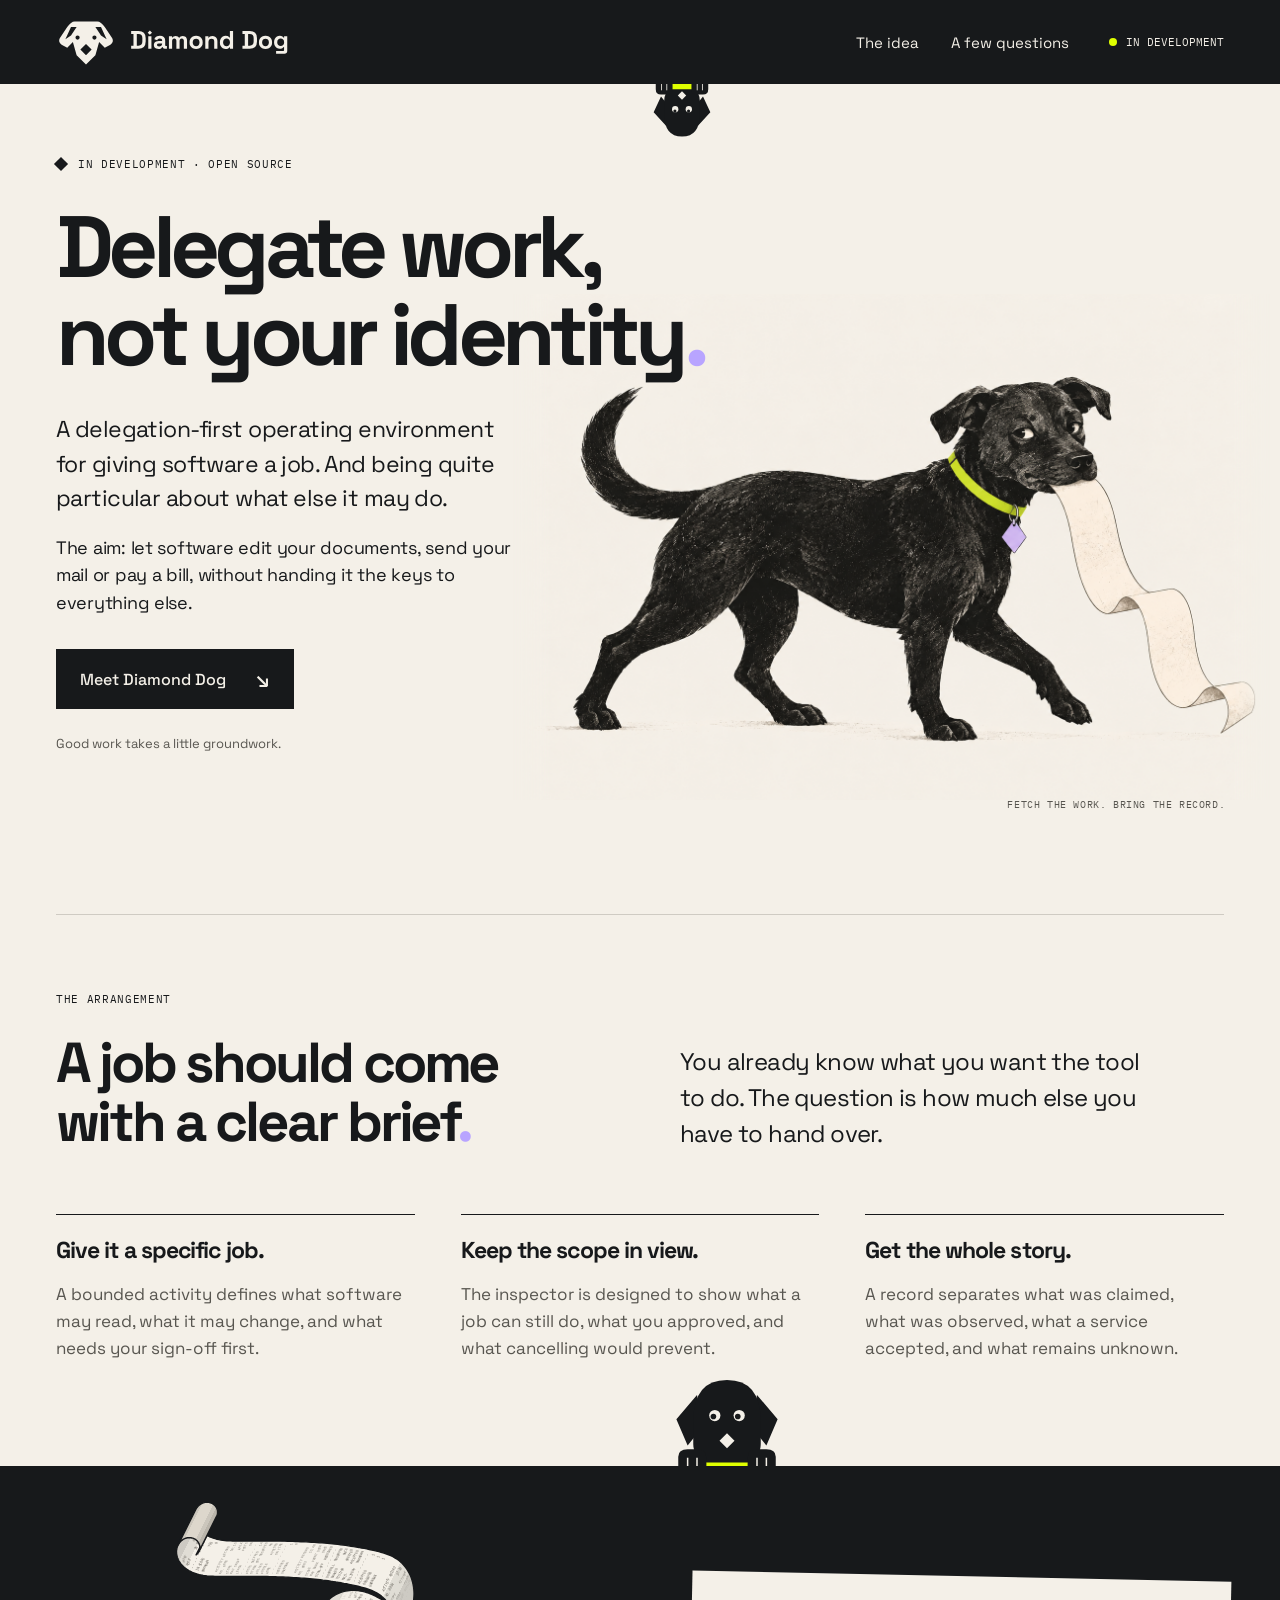
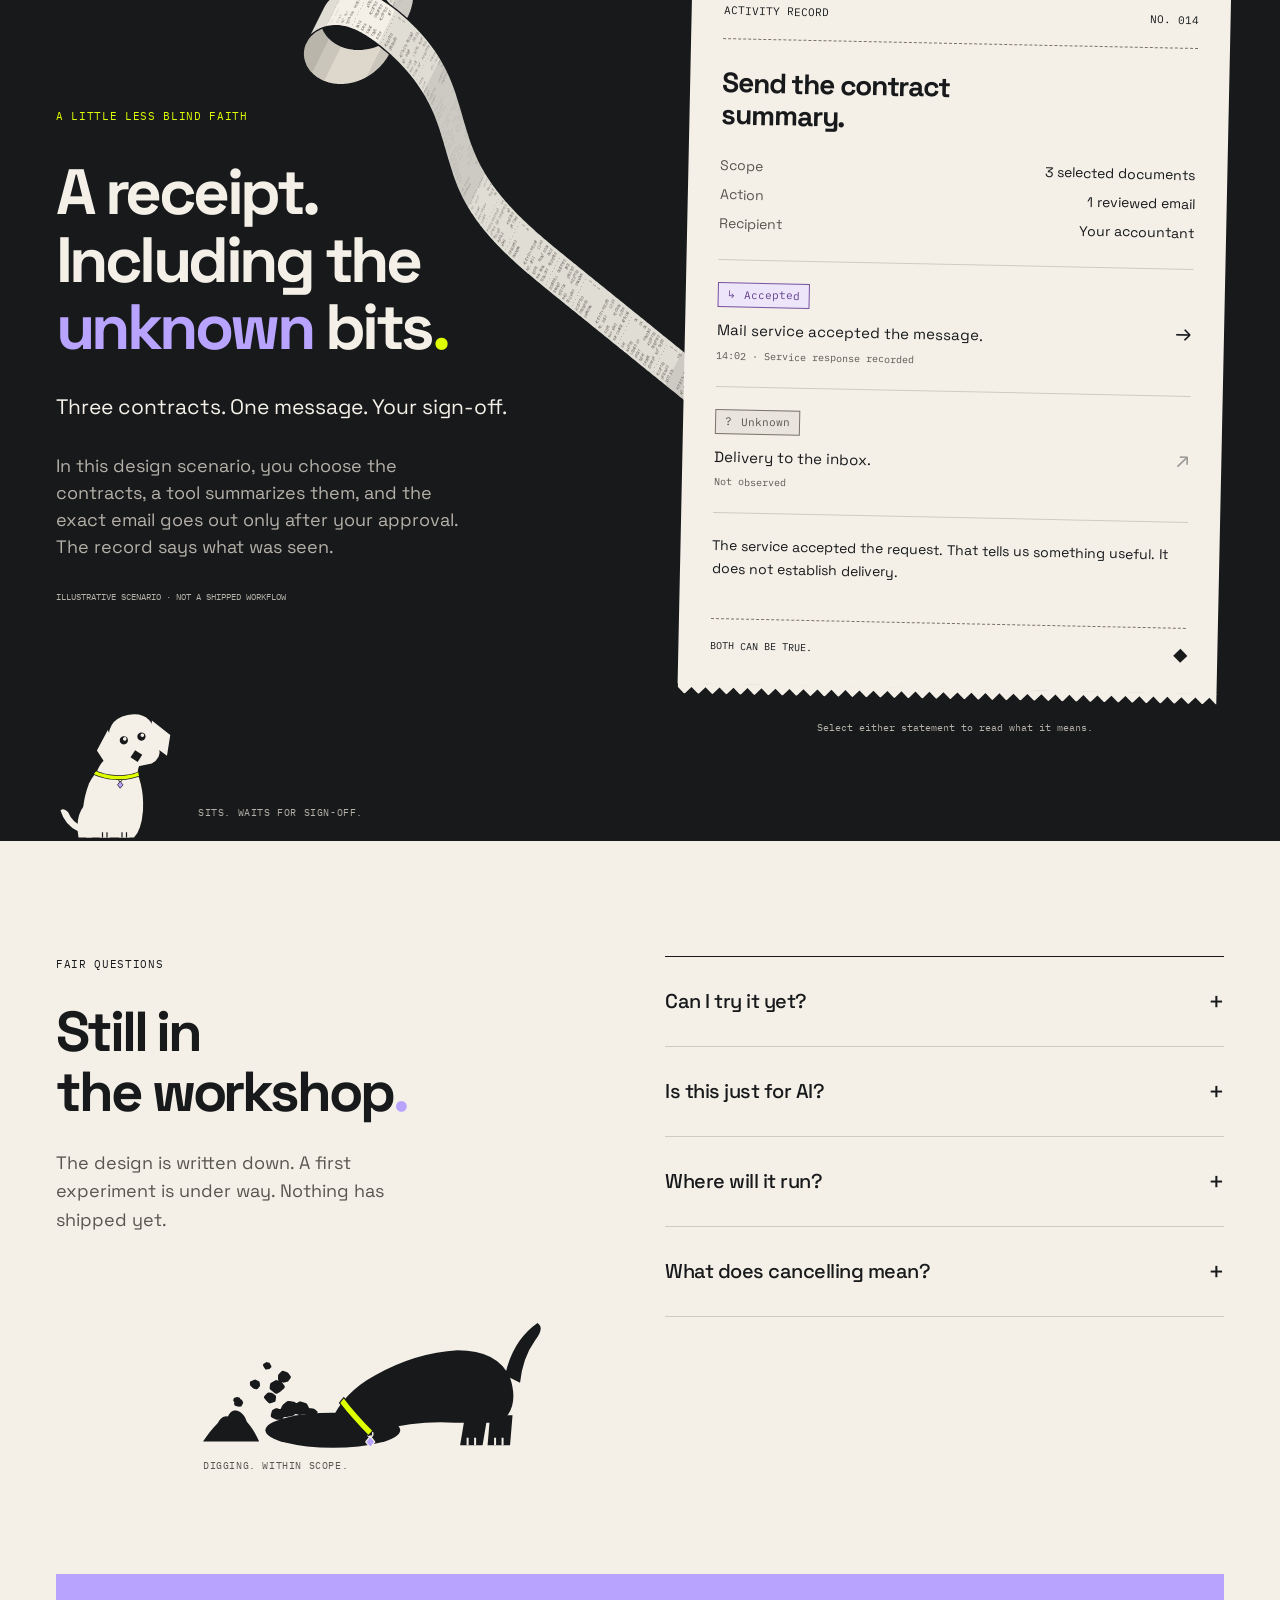
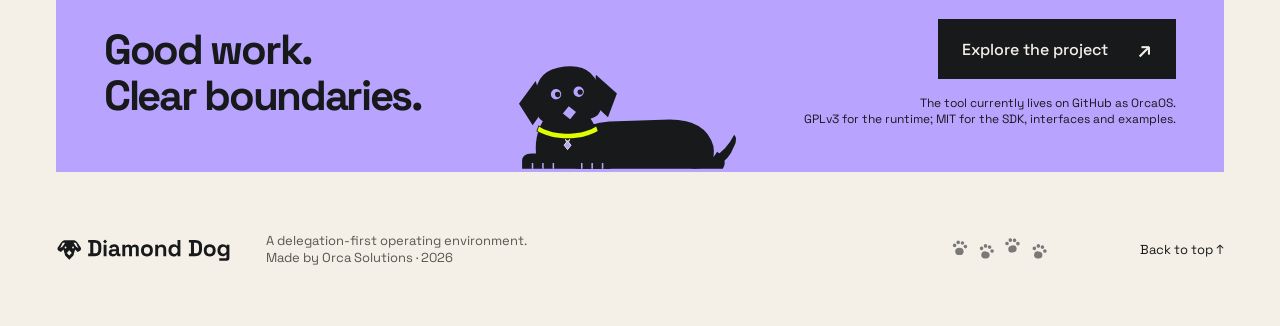
<file: site/index.html>
<!doctype html>
<html lang="en">
<head>
  <meta charset="utf-8">
  <meta name="viewport" content="width=device-width, initial-scale=1">
  <meta name="theme-color" content="#f4f0e8" media="(prefers-color-scheme: light)">
  <meta name="theme-color" content="#d2cec7" media="(prefers-color-scheme: dark)">
  <title>Diamond Dog — Delegate work, not your identity.</title>
  <meta name="description" content="A delegation-first operating environment. Give software a specific job, clear limits, and a record of what happened. Open source. In development.">
  <meta property="og:title" content="Diamond Dog — Delegate work, not your identity.">
  <meta property="og:description" content="Delegate work, not your identity. A delegation-first operating environment. In development.">
  <meta property="og:type" content="website">
  <meta property="og:url" content="https://diamonddog.orcasolutions.dev/">
  <meta property="og:image" content="https://diamonddog.orcasolutions.dev/assets/social.png">
  <link rel="canonical" href="https://diamonddog.orcasolutions.dev/">
  <meta name="twitter:card" content="summary_large_image">
  <link rel="icon" href="favicon.ico" sizes="32x32">
  <link rel="icon" href="assets/favicon.svg" type="image/svg+xml">
  <link rel="apple-touch-icon" href="apple-touch-icon.png">
  <link rel="preload" href="assets/SpaceGrotesk-Bold.ttf" as="font" type="font/ttf" crossorigin>
  <link rel="stylesheet" href="styles.css?v=9ad58945a9">
  <script src="script.js?v=97883d279d" defer></script>
</head>
<body>
  <a class="skip-link" href="#main">Skip to content</a>
  <header class="header">
    <div class="shell header-bar">
      <a class="home-link" href="#top" aria-label="Diamond Dog home"><img class="home-mark" src="assets/mark-paper.svg" width="256" height="256" alt=""><img class="home-wordmark" src="assets/wordmark-paper.svg" width="6306" height="950" alt="Diamond Dog"></a>
      <nav aria-label="Main navigation"><a href="#idea">The idea</a><a href="#questions">A few questions</a></nav>
      <span class="header-status"><span aria-hidden="true"></span> IN DEVELOPMENT</span>
      <svg class="dog dog-hang" viewBox="0 0 160 112" width="84" aria-hidden="true" focusable="false"><path class="dog-collar" d="M56 0H104V16H56Z"/><g transform="rotate(180 80 56)"><path d="M50 32 L26 58 L40 88 L58 66 Z M110 32 L134 58 L120 88 L102 66 Z"/><path d="M46 56 Q46 12 80 12 Q114 12 114 56 L114 80 Q114 96 100 102 L60 102 Q46 96 46 80 Z"/><circle class="dog-bg" cx="67" cy="64" r="6"/><circle class="dog-bg" cx="93" cy="64" r="6"/><g class="dog-eyes"><circle cx="67.5" cy="60.5" r="3"/><circle cx="93.5" cy="60.5" r="3"/></g><path class="dog-bg" d="M80 82 l8 8 l-8 8 l-8 -8 z"/></g><path d="M30 0 L30 10 Q30 20 40 20 L52 20 Q62 20 62 10 L62 0 Z M98 0 L98 10 Q98 20 108 20 L120 20 Q130 20 130 10 L130 0 Z"/><path class="dog-line" d="M41 0 V12 M51 0 V12 M109 0 V12 M119 0 V12"/></svg>
    </div>
  </header>
  <main id="main">
    <div class="shell">
      <section class="hero" aria-labelledby="hero-heading">
        <div class="hero-copy">
          <p class="eyebrow"><span class="diamond" aria-hidden="true"></span> IN DEVELOPMENT · OPEN SOURCE</p>
          <h1 id="hero-heading">Delegate work,<br>not your identity<span class="stop">.</span></h1>
          <p class="hero-description">A delegation-first operating environment for giving software a job. And being quite particular about what else it may do.</p>
          <p class="hero-plain">The aim: let software edit your documents, send your mail or pay a bill, without handing it the keys to everything else.</p>
          <a class="button" href="#idea">Meet Diamond Dog <span aria-hidden="true">↘</span></a>
          <p class="hero-note">Good work takes a little groundwork.</p>
        </div>
        <figure class="hero-art"><img src="assets/dog.png" width="1536" height="1024" fetchpriority="high" alt="A sturdy black dog with folded ears and a diamond collar tag, carrying a very long receipt."><figcaption>FETCH THE WORK. BRING THE RECORD.</figcaption></figure>
      </section>
      <section class="idea" id="idea" aria-labelledby="idea-heading">
        <div class="section-heading"><p class="eyebrow">THE ARRANGEMENT</p><h2 id="idea-heading">A job should come<br>with a clear brief<span class="stop">.</span></h2><p>You already know what you want the tool to do. The question is how much else you have to hand over.</p></div>
        <div class="principles">
          <article><h3>Give it a specific job.</h3><p>A bounded activity defines what software may read, what it may change, and what needs your sign-off first.</p></article>
          <article><h3>Keep the scope in view.</h3><p>The inspector is designed to show what a job can still do, what you approved, and what cancelling would prevent.</p></article>
          <article><h3>Get the whole story.</h3><p>A record separates what was claimed, what was observed, what a service accepted, and what remains unknown.</p></article>
        </div>
        <svg class="dog dog-peek" viewBox="0 0 160 110" width="150" aria-hidden="true" focusable="false"><path class="dog-collar" d="M52 96H108V110H52Z"/><path d="M48 34 L26 60 L38 88 L54 68 Z M112 34 L134 60 L122 88 L106 68 Z"/><path d="M44 62 Q44 18 80 18 Q116 18 116 62 L116 86 Q116 100 102 106 L58 106 Q44 100 44 86 Z"/><circle class="dog-bg" cx="67" cy="56" r="6"/><circle class="dog-bg" cx="93" cy="56" r="6"/><g class="dog-eyes"><circle cx="65.5" cy="57" r="3"/><circle cx="91.5" cy="57" r="3"/></g><path class="dog-bg" d="M80 75 l8 8 l-8 8 l-8 -8 z"/><path d="M28 110 L28 100 Q28 92 38 92 L48 92 Q58 92 58 100 L58 110 Z M102 110 L102 100 Q102 92 112 92 L122 92 Q132 92 132 100 L132 110 Z"/><path class="dog-line" d="M38 110 V101 M48 110 V101 M112 110 V101 M122 110 V101"/></svg>
      </section>
    </div>
  <section class="evidence" aria-labelledby="evidence-heading">
    <div class="shell evidence-grid"><svg class="receipt-ribbon" viewBox="0 0 627 591" font-size="4.369" aria-hidden="true" focusable="false"><defs><linearGradient id="rib0" gradientUnits="userSpaceOnUse" x1="264.1" y1="134.1" x2="182.8" y2="93.4"><stop offset="0" stop-color="#bab5ab"/><stop offset=".009" stop-color="#bab5ab"/><stop offset=".009" stop-color="#cbc6bc"/><stop offset=".133" stop-color="#cbc6bc"/><stop offset=".133" stop-color="#ddd7cc"/><stop offset=".585" stop-color="#ddd7cc"/><stop offset=".585" stop-color="#cbc6bc"/><stop offset=".764" stop-color="#cbc6bc"/><stop offset=".764" stop-color="#bab5ab"/><stop offset="1" stop-color="#bab5ab"/></linearGradient><linearGradient id="rib1" gradientUnits="userSpaceOnUse" x1="24.5" y1="11" x2="265.4" y2="131.5"><stop offset="0" stop-color="#cdcac3"/><stop offset=".034" stop-color="#cdcac3"/><stop offset=".034" stop-color="#e0ddd5"/><stop offset=".072" stop-color="#e0ddd5"/><stop offset=".072" stop-color="#f4f0e8"/><stop offset=".867" stop-color="#f4f0e8"/><stop offset=".867" stop-color="#e0ddd5"/><stop offset=".919" stop-color="#e0ddd5"/><stop offset=".919" stop-color="#cdcac3"/><stop offset="1" stop-color="#cdcac3"/></linearGradient><linearGradient id="rib2" gradientUnits="userSpaceOnUse" x1="45" y1="22" x2="46.1" y2="22.5"><stop offset="0" stop-color="#e0ddd5"/><stop offset=".826" stop-color="#e0ddd5"/><stop offset=".826" stop-color="#cdcac3"/><stop offset="1" stop-color="#cdcac3"/></linearGradient><linearGradient id="rib3" gradientUnits="userSpaceOnUse" x1="48.2" y1="18.2" x2="26.4" y2="7.3"><stop offset="0" stop-color="#bab5ab"/><stop offset=".187" stop-color="#bab5ab"/><stop offset=".187" stop-color="#cbc6bc"/><stop offset=".375" stop-color="#cbc6bc"/><stop offset=".375" stop-color="#ddd7cc"/><stop offset=".852" stop-color="#ddd7cc"/><stop offset=".852" stop-color="#cbc6bc"/><stop offset=".981" stop-color="#cbc6bc"/><stop offset=".981" stop-color="#bab5ab"/><stop offset="1" stop-color="#bab5ab"/></linearGradient><linearGradient id="rib4" gradientUnits="userSpaceOnUse" x1="168.8" y1="121.4" x2="704" y2="389"><stop offset="0" stop-color="#cdcac3"/><stop offset=".002" stop-color="#cdcac3"/><stop offset=".002" stop-color="#e0ddd5"/><stop offset=".021" stop-color="#e0ddd5"/><stop offset=".021" stop-color="#f4f0e8"/><stop offset=".123" stop-color="#f4f0e8"/><stop offset=".123" stop-color="#e0ddd5"/><stop offset=".241" stop-color="#e0ddd5"/><stop offset=".241" stop-color="#cdcac3"/><stop offset=".414" stop-color="#cdcac3"/><stop offset=".414" stop-color="#e0ddd5"/><stop offset=".897" stop-color="#e0ddd5"/><stop offset=".897" stop-color="#cdcac3"/><stop offset=".961" stop-color="#cdcac3"/><stop offset=".961" stop-color="#e0ddd5"/><stop offset="1" stop-color="#e0ddd5"/></linearGradient></defs><path fill="url(#rib0)" d="M264.1 134.1l-1.4 2.6-1.6 2.5-1.7 2.5-1.8 2.4-2 2.3-2 2.3-2.1 2.1-2.2 2-2.3 1.9-2.4 1.9-2.5 1.7-2.5 1.5-2.6 1.5-2.6 1.3-2.7 1.3-2.7 1-2.7 1-2.8 .8-2.8 .7-2.8 .5-2.7 .4-2.8 .3-2.8 .1-2.7 0-2.7-.1-2.6-.3-2.6-.4-2.6-.5-2.5-.7-2.4-.8-2.3-.8-2.3-1-2.1-1.2-2.1-1.2-2-1.3-1.8-1.4-1.8-1.5-1.6-1.6-1.6-1.6-1.4-1.7-1.2-1.8-1.2-1.8-1-1.9-.8-1.9-.8-2-.5-2-.5-2-.3-2-.2-2.1 0-2 .1-2 .3-2 .4-2 .5-1.9 .7-1.9 .8-1.9-20 40-.8 1.9-.7 1.9-.5 1.9-.4 2-.3 2-.1 2 0 2 .2 2.1 .3 2 .5 2 .5 2 .8 2 .8 1.9 1 1.9 1.2 1.8 1.2 1.8 1.4 1.7 1.6 1.6 1.6 1.6 1.8 1.5 1.8 1.4 2 1.3 2.1 1.2 2.1 1.2 2.3 1 2.3 .8 2.4 .8 2.5 .7 2.6 .5 2.6 .4 2.6 .3 2.7 .1 2.7 0 2.8-.1 2.8-.3 2.7-.4 2.8-.5 2.8-.7 2.8-.8 2.7-1 2.7-1 2.7-1.3 2.6-1.3 2.6-1.5 2.5-1.5 2.5-1.7 2.4-1.9 2.3-1.9 2.2-2 2.1-2.1 2-2.3 2-2.3 1.8-2.4 1.7-2.5 1.6-2.5 1.4-2.6z"/><path class="rib-edge" fill="none" d="M264.1 134.1l-1.4 2.6-1.6 2.5-1.7 2.5-1.8 2.4-2 2.3-2 2.3-2.1 2.1-2.2 2-2.3 1.9-2.4 1.9-2.5 1.7-2.5 1.5-2.6 1.5-2.6 1.3-2.7 1.3-2.7 1-2.7 1-2.8 .8-2.8 .7-2.8 .5-2.7 .4-2.8 .3-2.8 .1-2.7 0-2.7-.1-2.6-.3-2.6-.4-2.6-.5-2.5-.7-2.4-.8-2.3-.8-2.3-1-2.1-1.2-2.1-1.2-2-1.3-1.8-1.4-1.8-1.5-1.6-1.6-1.6-1.6-1.4-1.7-1.2-1.8-1.2-1.8-1-1.9-.8-1.9-.8-2-.5-2-.5-2-.3-2-.2-2.1 0-2 .1-2 .3-2 .4-2 .5-1.9 .7-1.9 .8-1.9M244.1 174.1l-1.4 2.6-1.6 2.5-1.7 2.5-1.8 2.4-2 2.3-2 2.3-2.1 2.1-2.2 2-2.3 1.9-2.4 1.9-2.5 1.7-2.5 1.5-2.6 1.5-2.6 1.3-2.7 1.3-2.7 1-2.7 1-2.8 .8-2.8 .7-2.8 .5-2.7 .4-2.8 .3-2.8 .1-2.7 0-2.7-.1-2.6-.3-2.6-.4-2.6-.5-2.5-.7-2.4-.8-2.3-.8-2.3-1-2.1-1.2-2.1-1.2-2-1.3-1.8-1.4-1.8-1.5-1.6-1.6-1.6-1.6-1.4-1.7-1.2-1.8-1.2-1.8-1-1.9-.8-1.9-.8-2-.5-2-.5-2-.3-2-.2-2.1 0-2 .1-2 .3-2 .4-2 .5-1.9 .7-1.9 .8-1.9M264.1 134.1l-20 40M168.8 121.4l-20 40"/><path fill="url(#rib1)" d="M24.5 11l-.4 .9-.3 1-.3 .9-.3 1-.1 1-.2 1-.1 1 0 1 .1 1 0 1 .2 .9 .2 1 .2 1 .3 1 .3 .9 .4 .9 .4 1 .4 .9 .5 .8 .5 .9 .6 .8 .5 .8 .7 .8 .6 .8 .7 .7 .7 .7 .7 .7 .8 .7 .7 .6 .8 .6 .8 .6 .8 .6 .9 .5 .8 .6 .9 .5 .9 .4 2 1 2 .8 2.1 .8 2.2 .6 2.1 .6 2.2 .5 2.2 .4 2.2 .3 2.2 .3 2.2 .2 2.2 .1 2.2 .1 2.2 .1 2.3 .1 2.2 0 2.2 0 2.2 0 2.3 0 3 0 3-.1 3 0 3 0 3 0 3 0 3 0 3 0 3 0 3 0 3 0 3 .1 2.9 0 3 0 3 .1 3 0 3 .1 3 .1 3 .1 3 .1 3 .1 3 .1 3 .1 3 .1 3 .2 3 .2 3 .1 3 .2 3 .3 3 .2 3 .2 3 .3 3 .3 2.9 .3 3 .3 3 .3 3 .4 3 .3 2.9 .4 3 .5 3 .4 2.9 .5 3 .4 3 .5 2.9 .6 3 .5 2.9 .6 2.9 .6 3 .6 2.9 .7 2.4 .6 2.5 .6 2.4 .6 2.4 .7 2.4 .8 2.3 .8 2.4 .9 2.2 1 2.3 1.1 2.1 1.3 2.1 1.3 2.1 1.5 1.9 1.7 1.9 1.7 1.7 1.9 1.7 2 1.5 2.1 1.4 2.2 1.3 2.3 1.2 2.4 1 2.4 .9 2.6 .8 2.6 .6 2.6 .5 2.8 .4 2.7 .2 2.8 .1 2.8-.1 2.9-.2 2.8-.4 2.9-.5 2.8-.7 2.9-.8 2.8-.9 2.8-1.1 2.8-1.2 2.7-1.3 2.7-20 40 1.3-2.7 1.2-2.7 1.1-2.8 .9-2.8 .8-2.8 .7-2.9 .5-2.8 .4-2.9 .2-2.8 .1-2.9-.1-2.8-.2-2.8-.4-2.7-.5-2.8-.6-2.6-.8-2.6-.9-2.6-1-2.4-1.2-2.4-1.3-2.3-1.4-2.2-1.5-2.1-1.7-2-1.7-1.9-1.9-1.7-1.9-1.7-2.1-1.5-2.1-1.3-2.1-1.3-2.3-1.1-2.2-1-2.4-.9-2.3-.8-2.4-.8-2.4-.7-2.4-.6-2.5-.6-2.4-.6-2.9-.7-3-.6-2.9-.6-2.9-.6-3-.5-2.9-.6-3-.5-3-.4-2.9-.5-3-.4-3-.5-2.9-.4-3-.3-3-.4-3-.3-3-.3-2.9-.3-3-.3-3-.3-3-.2-3-.2-3-.3-3-.2-3-.1-3-.2-3-.2-3-.1-3-.1-3-.1-3-.1-3-.1-3-.1-3-.1-3-.1-3 0-3-.1-3 0-2.9 0-3-.1-3 0-3 0-3 0-3 0-3 0-3 0-3 0-3 0-3 0-3 .1-3 0-2.3 0-2.2 0-2.2 0-2.2 0-2.3-.1-2.2-.1-2.2-.1-2.2-.1-2.2-.2-2.2-.3-2.2-.3-2.2-.4-2.2-.5-2.1-.6-2.2-.6-2.1-.8-2-.8-2-1-.9-.4-.9-.5-.8-.6-.9-.5-.8-.6-.8-.6-.8-.6-.7-.6-.8-.7-.7-.7-.7-.7-.7-.7-.6-.8-.7-.8-.5-.8-.6-.8-.5-.9-.5-.8-.4-.9-.4-1-.4-.9-.3-.9-.3-1-.2-1-.2-1-.2-.9 0-1-.1-1 0-1 .1-1 .2-1 .1-1 .3-1 .3-.9 .3-1 .4-.9z"/><path class="rib-edge" fill="none" d="M24.5 11l-.4 .9-.3 1-.3 .9-.3 1-.1 1-.2 1-.1 1 0 1 .1 1 0 1 .2 .9 .2 1 .2 1 .3 1 .3 .9 .4 .9 .4 1 .4 .9 .5 .8 .5 .9 .6 .8 .5 .8 .7 .8 .6 .8 .7 .7 .7 .7 .7 .7 .8 .7 .7 .6 .8 .6 .8 .6 .8 .6 .9 .5 .8 .6 .9 .5 .9 .4 2 1 2 .8 2.1 .8 2.2 .6 2.1 .6 2.2 .5 2.2 .4 2.2 .3 2.2 .3 2.2 .2 2.2 .1 2.2 .1 2.2 .1 2.3 .1 2.2 0 2.2 0 2.2 0 2.3 0 3 0 3-.1 3 0 3 0 3 0 3 0 3 0 3 0 3 0 3 0 3 0 3 .1 2.9 0 3 0 3 .1 3 0 3 .1 3 .1 3 .1 3 .1 3 .1 3 .1 3 .1 3 .1 3 .2 3 .2 3 .1 3 .2 3 .3 3 .2 3 .2 3 .3 3 .3 2.9 .3 3 .3 3 .3 3 .4 3 .3 2.9 .4 3 .5 3 .4 2.9 .5 3 .4 3 .5 2.9 .6 3 .5 2.9 .6 2.9 .6 3 .6 2.9 .7 2.4 .6 2.5 .6 2.4 .6 2.4 .7 2.4 .8 2.3 .8 2.4 .9 2.2 1 2.3 1.1 2.1 1.3 2.1 1.3 2.1 1.5 1.9 1.7 1.9 1.7 1.7 1.9 1.7 2 1.5 2.1 1.4 2.2 1.3 2.3 1.2 2.4 1 2.4 .9 2.6 .8 2.6 .6 2.6 .5 2.8 .4 2.7 .2 2.8 .1 2.8-.1 2.9-.2 2.8-.4 2.9-.5 2.8-.7 2.9-.8 2.8-.9 2.8-1.1 2.8-1.2 2.7-1.3 2.7M4.5 51l-.4 .9-.3 1-.3 .9-.3 1-.1 1-.2 1-.1 1 0 1 .1 1 0 1 .2 .9 .2 1 .2 1 .3 1 .3 .9 .4 .9 .4 1 .4 .9 .5 .8 .5 .9 .6 .8 .5 .8 .7 .8 .6 .8 .7 .7 .7 .7 .7 .7 .8 .7 .7 .6 .8 .6 .8 .6 .8 .6 .9 .5 .8 .6 .9 .5 .9 .4 2 1 2 .8 2.1 .8 2.2 .6 2.1 .6 2.2 .5 2.2 .4 2.2 .3 2.2 .3 2.2 .2 2.2 .1 2.2 .1 2.2 .1 2.3 .1 2.2 0 2.2 0 2.2 0 2.3 0 3 0 3-.1 3 0 3 0 3 0 3 0 3 0 3 0 3 0 3 0 3 0 3 .1 2.9 0 3 0 3 .1 3 0 3 .1 3 .1 3 .1 3 .1 3 .1 3 .1 3 .1 3 .1 3 .2 3 .2 3 .1 3 .2 3 .3 3 .2 3 .2 3 .3 3 .3 2.9 .3 3 .3 3 .3 3 .4 3 .3 2.9 .4 3 .5 3 .4 2.9 .5 3 .4 3 .5 2.9 .6 3 .5 2.9 .6 2.9 .6 3 .6 2.9 .7 2.4 .6 2.5 .6 2.4 .6 2.4 .7 2.4 .8 2.3 .8 2.4 .9 2.2 1 2.3 1.1 2.1 1.3 2.1 1.3 2.1 1.5 1.9 1.7 1.9 1.7 1.7 1.9 1.7 2 1.5 2.1 1.4 2.2 1.3 2.3 1.2 2.4 1 2.4 .9 2.6 .8 2.6 .6 2.6 .5 2.8 .4 2.7 .2 2.8 .1 2.8-.1 2.9-.2 2.8-.4 2.9-.5 2.8-.7 2.9-.8 2.8-.9 2.8-1.1 2.8-1.2 2.7-1.3 2.7M24.5 11l-20 40M264.1 134.1l-20 40"/><text transform="matrix(.356 -.712 .609 .668 10.9 70.7)" opacity=".75">BONE        BURIED</text><text transform="matrix(.356 -.712 .81 .558 15.6 74.8)">HOLE      IN SCOPE</text><text transform="matrix(.356 -.712 .904 .427 21.2 78)">- - - - - - - - -</text><text transform="matrix(.356 -.712 .934 .287 27.3 80.3)">IN SCOPE       YES</text><text transform="matrix(.356 -.712 .924 .17 33.4 81.7)">UNKNOWN          0</text><text transform="matrix(.356 -.712 .876 .03 47.5 83.1)" opacity=".75"> ACTIVITY RECORD</text><text transform="matrix(.356 -.712 .863 .001 53.2 83.2)" opacity=".75">NO. 0002     10:15</text><text transform="matrix(.356 -.712 .86 -.004 60.5 83.2)" opacity=".75">SCOPE         WALK</text><text transform="matrix(.356 -.712 .86 -.003 66.1 83.1)" opacity=".75">MAY SNIFF    POSTS</text><text transform="matrix(.356 -.712 .861 -.002 71.8 83.1)" opacity=".75">LEASH           ON</text><text transform="matrix(.356 -.712 .862 0 77.4 83.1)" opacity=".75">- - - - - - - - -</text><text transform="matrix(.356 -.712 .863 .002 83.1 83.1)" opacity=".75">POSTS SNIFFED   14</text><text transform="matrix(.356 -.712 .864 .004 88.7 83.1)" opacity=".75">OTHER DOG OBSERVED</text><text transform="matrix(.356 -.712 .866 .007 94.4 83.2)" opacity=".75">PULLED          NO</text><text transform="matrix(.356 -.712 .868 .011 100.1 83.2)" opacity=".75">PUDDLE     AVOIDED</text><text transform="matrix(.356 -.712 .87 .016 105.8 83.3)" opacity=".75">HOME       ON TIME</text><text transform="matrix(.356 -.712 .872 .021 111.5 83.4)" opacity=".75">- - - - - - - - -</text><text transform="matrix(.356 -.712 .875 .027 117.2 83.6)" opacity=".75">OBSERVED         1</text><text transform="matrix(.356 -.712 .878 .034 123 83.8)" opacity=".75">UNKNOWN          0</text><text transform="matrix(.356 -.712 .885 .05 136.8 84.5)" opacity=".75"> ACTIVITY RECORD</text><text transform="matrix(.356 -.712 .889 .059 142.7 84.8)" opacity=".75">NO. 0003     11:40</text><text transform="matrix(.356 -.712 .895 .073 150.3 85.4)" opacity=".75">SCOPE   FRONT DOOR</text><text transform="matrix(.356 -.712 .899 .084 156.1 85.9)" opacity=".75">MAY BARK      ONCE</text><text transform="matrix(.356 -.712 .903 .096 162 86.5)">SIGN-OFF  REQUIRED</text><text transform="matrix(.356 -.712 .907 .108 168 87.2)">- - - - - - - - -</text><text transform="matrix(.356 -.712 .911 .121 173.9 87.9)">DOORBELL  OBSERVED</text><text transform="matrix(.356 -.712 .915 .135 179.9 88.7)">BARKED        ONCE</text><text transform="matrix(.356 -.712 .919 .15 185.9 89.7)">VISITOR    GREETED</text><text transform="matrix(.356 -.712 .923 .165 192 90.7)">MAIL      ACCEPTED</text><text transform="matrix(.356 -.712 .926 .182 198 91.8)">DELIVERY   UNKNOWN</text><text transform="matrix(.356 -.712 .929 .199 204.1 93.1)">- - - - - - - - -</text><text transform="matrix(.356 -.712 .931 .218 210.2 94.5)">ACCEPTED         1</text><text transform="matrix(.356 -.712 .934 .271 216.3 96)">OBSERVED         1</text><text transform="matrix(.356 -.712 .931 .326 222.4 98)">UNKNOWN          1</text><text transform="matrix(.356 -.712 .75 .63 236.1 105.5)"> ACTIVITY RECORD</text><text transform="matrix(.356 -.712 .647 .694 240.7 109.8)">NO. 0004     12:30</text><text transform="matrix(.356 -.712 .483 .751 245.4 116.1)" opacity=".75">SCOPE      KITCHEN</text><text transform="matrix(.356 -.712 .377 .767 248.2 121)" opacity=".5">MAY READ     FLOOR</text><text transform="matrix(.356 -.712 .276 .771 250.2 126.1)" opacity=".25">MAY CHANGE NOTHING</text><text transform="matrix(.356 -.712 .183 .767 251.6 131.1)" opacity=".25">- - - - - - - - -</text><text transform="matrix(.356 -.712 .097 .757 252.4 136.1)" opacity=".25">SAT             OK</text><path fill="url(#rib2)" d="M45 22l.8-.6 .7-.7 .7-.8 .5-.8 .5-.9-20 40-.5 .9-.5 .8-.7 .8-.7 .7-.8 .6z"/><path class="rib-edge" fill="none" d="M45 22l.8-.6 .7-.7 .7-.8 .5-.8 .5-.9M25 62l.8-.6 .7-.7 .7-.8 .5-.8 .5-.9M45 22l-20 40M48.2 18.2l-20 40"/><path fill="url(#rib3)" d="M48.2 18.2l.4-.9 .3-.9 .2-1 .1-1 0-1 0-1-.2-1-.3-.9-.3-1-.5-.9-.5-.8-.6-.8-.6-.8-.8-.7-.7-.6-.9-.6-.8-.4-1-.5-.9-.3-1-.2-.9-.2-1-.1-1-.1-1 .1-1 .1-1 .2-1 .3-.9 .4-.9 .4-.9 .4-.8 .6-.8 .6-.8 .6-.7 .7-.7 .8-.6 .7-.6 .9-.5 .8-.5 .9-20 40 .5-.9 .5-.8 .6-.9 .6-.7 .7-.8 .7-.7 .8-.6 .8-.6 .8-.6 .9-.4 .9-.4 .9-.4 1-.3 1-.2 1-.1 1-.1 1 .1 1 .1 .9 .2 1 .2 .9 .3 1 .5 .8 .4 .9 .6 .7 .6 .8 .7 .6 .8 .6 .8 .5 .8 .5 .9 .3 1 .3 .9 .2 1 0 1 0 1-.1 1-.2 1-.3 .9-.4 .9z"/><path class="rib-edge" fill="none" d="M48.2 18.2l.4-.9 .3-.9 .2-1 .1-1 0-1 0-1-.2-1-.3-.9-.3-1-.5-.9-.5-.8-.6-.8-.6-.8-.8-.7-.7-.6-.9-.6-.8-.4-1-.5-.9-.3-1-.2-.9-.2-1-.1-1-.1-1 .1-1 .1-1 .2-1 .3-.9 .4-.9 .4-.9 .4-.8 .6-.8 .6-.8 .6-.7 .7-.7 .8-.6 .7-.6 .9-.5 .8-.5 .9M28.2 58.2l.4-.9 .3-.9 .2-1 .1-1 0-1 0-1-.2-1-.3-.9-.3-1-.5-.9-.5-.8-.6-.8-.6-.8-.8-.7-.7-.6-.9-.6-.8-.4-1-.5-.9-.3-1-.2-.9-.2-1-.1-1-.1-1 .1-1 .1-1 .2-1 .3-.9 .4-.9 .4-.9 .4-.8 .6-.8 .6-.8 .6-.7 .7-.7 .8-.6 .7-.6 .9-.5 .8-.5 .9M48.2 18.2l-20 40M24.5 11l-20 40"/><path fill="url(#rib4)" d="M168.8 121.4l.9-1.8 1.1-1.7 1.2-1.7 1.3-1.6 1.4-1.6 1.5-1.4 1.6-1.4 1.8-1.3 1.8-1.2 1.9-1 2-1 2-.9 2.2-.7 2.2-.6 2.2-.6 2.3-.4 2.3-.2 2.4-.2 2.4 0 2.4 .1 2.4 .2 2.4 .4 2.4 .4 2.4 .6 2.4 .7 2.3 .8 2.3 .9 2.3 1 2.3 1 2.2 1.2 2.2 1.1 2.2 1.3 2.2 1.2 2.1 1.4 2.1 1.3 2.1 1.4 2 1.5 2 1.4 2 1.5 2.4 1.9 2.4 1.8 2.4 1.9 2.3 2 2.3 1.9 2.3 2 2.3 2 2.2 2.1 2.2 2.1 2.2 2.1 2.1 2.1 2.1 2.2 2.1 2.2 2.1 2.2 2 2.3 2 2.3 1.9 2.3 1.9 2.3 1.9 2.4 1.8 2.4 1.8 2.5 1.8 2.4 1.7 2.5 1.7 2.6 1.6 2.5 1.6 2.6 1.6 2.6 1.5 2.6 1.4 2.7 1.5 2.7 1.3 2.7 1.3 2.7 1.3 2.7 1.2 2.8 1.2 2.8 1.1 2.8 1.1 2.9 1.1 2.8 1 2.9 1 2.8 .9 2.9 .9 2.9 .9 2.9 .9 2.9 .9 2.9 .9 2.9 .8 2.9 .9 2.9 .8 2.9 .8 2.9 .9 2.9 .8 2.9 .9 2.9 .9 2.9 .9 2.9 .9 2.9 .9 2.9 .9 2.9 1 2.9 1 2.8 1.1 2.9 1.1 2.8 1.1 2.8 1.2 2.8 1.2 2.8 1.3 2.7 1.3 2.8 1.3 2.7 1.4 2.6 1.5 2.7 1.5 2.6 1.5 2.6 1.6 2.6 1.6 2.6 1.7 2.5 1.7 2.5 1.7 2.5 1.8 2.5 1.8 2.4 1.8 2.4 1.9 2.4 1.9 2.4 1.9 2.3 2 2.4 1.9 2.3 2 2.2 2.1 2.3 2 2.2 2.1 2.2 2.1 2.2 2.1 2.2 2.1 2.2 2.2 2.1 2.1 2.1 2.2 2.1 2.2 2.1 2.2 2.1 2.2 2 2.3 2.1 2.2 2 2.2 2 2.3 2 2.2 1.9 2.3 2 2.3 2 2.3 1.9 2.3 1.9 2.3 2 2.3 1.9 2.3 1.9 2.3 1.9 2.3 1.9 2.3 1.9 2.4 1.9 2.3 1.9 2.3 1.9 2.4 1.9 2.3 1.9 2.3 1.9 2.4 1.8 2.3 1.9 2.3 1.9 2.4 1.9 2.3 1.9 2.3 1.9 2.4 1.9 2.3 1.9 2.4 1.9 2.3 1.9 2.3 1.9 2.4 1.8 2.3 1.9 2.4 1.9 2.3 1.9 2.3 1.9 2.4 1.9 2.3 1.9 2.3 1.9 2.4 1.9 2.3 1.9 2.4 1.9 2.3 1.8 2.3 1.9 2.4 1.9 2.3 1.9 2.4 1.9 2.3 1.9 2.3 1.9 2.4 1.9 2.3 1.9 2.4 1.9 2.3 1.9 2.3 1.8 2.4 1.9 2.3 1.9 2.3 1.9 2.4 1.9 2.3 1.9 2.4 1.9 2.3 1.9 2.3 1.9 2.4 1.9 2.3 1.9 2.4 1.8 2.3 1.9 2.3 1.9 2.4 1.9 2.3 1.9 2.3 1.9 2.4 1.9 2.3 1.9 2.4 1.9 2.3 1.9 2.3 1.9 2.4 1.8 2.3 1.9 2.4 1.9 2.3 1.9 2.3 1.9 2.4 1.9 2.3 1.9 2.3 1.9 2.4 1.9 2.3 1.9 2.4 1.9 2.3 1.9 2.3 1.8 2.4 1.9 2.3 1.9 2.4 1.9 2.3 1.9 2.3 1.9 2.4 1.9-20 40-2.4-1.9-2.3-1.9-2.3-1.9-2.4-1.9-2.3-1.9-2.4-1.9-2.3-1.8-2.3-1.9-2.4-1.9-2.3-1.9-2.4-1.9-2.3-1.9-2.3-1.9-2.4-1.9-2.3-1.9-2.3-1.9-2.4-1.9-2.3-1.9-2.4-1.8-2.3-1.9-2.3-1.9-2.4-1.9-2.3-1.9-2.4-1.9-2.3-1.9-2.3-1.9-2.4-1.9-2.3-1.9-2.3-1.9-2.4-1.8-2.3-1.9-2.4-1.9-2.3-1.9-2.3-1.9-2.4-1.9-2.3-1.9-2.4-1.9-2.3-1.9-2.3-1.9-2.4-1.9-2.3-1.8-2.3-1.9-2.4-1.9-2.3-1.9-2.4-1.9-2.3-1.9-2.3-1.9-2.4-1.9-2.3-1.9-2.4-1.9-2.3-1.9-2.3-1.8-2.4-1.9-2.3-1.9-2.4-1.9-2.3-1.9-2.3-1.9-2.4-1.9-2.3-1.9-2.3-1.9-2.4-1.9-2.3-1.9-2.4-1.8-2.3-1.9-2.3-1.9-2.4-1.9-2.3-1.9-2.4-1.9-2.3-1.9-2.3-1.9-2.4-1.9-2.3-1.9-2.3-1.9-2.4-1.8-2.3-1.9-2.3-1.9-2.4-1.9-2.3-1.9-2.3-1.9-2.4-1.9-2.3-1.9-2.3-1.9-2.3-1.9-2.3-1.9-2.3-1.9-2.3-2-2.3-1.9-2.3-1.9-2.3-2-2.3-2-2.2-1.9-2.3-2-2.2-2-2.2-2-2.3-2.1-2.2-2-2.2-2.1-2.2-2.1-2.2-2.1-2.1-2.1-2.2-2.1-2.1-2.2-2.1-2.2-2.1-2.2-2.1-2.2-2-2.2-2.1-2.3-2-2.2-1.9-2.3-2-2.4-1.9-2.3-1.9-2.4-1.9-2.4-1.8-2.4-1.8-2.4-1.8-2.5-1.7-2.5-1.7-2.5-1.7-2.5-1.6-2.6-1.6-2.6-1.5-2.6-1.5-2.6-1.5-2.7-1.4-2.6-1.3-2.7-1.3-2.8-1.3-2.7-1.2-2.8-1.2-2.8-1.1-2.8-1.1-2.8-1.1-2.9-1-2.8-1-2.9-.9-2.9-.9-2.9-.9-2.9-.9-2.9-.9-2.9-.9-2.9-.8-2.9-.9-2.9-.8-2.9-.8-2.9-.9-2.9-.8-2.9-.9-2.9-.9-2.9-.9-2.9-.9-2.9-.9-2.9-.9-2.9-1-2.8-1-2.9-1.1-2.8-1.1-2.9-1.1-2.8-1.2-2.8-1.2-2.8-1.3-2.7-1.3-2.7-1.3-2.7-1.5-2.7-1.4-2.7-1.5-2.6-1.6-2.6-1.6-2.6-1.6-2.5-1.7-2.6-1.7-2.5-1.8-2.4-1.8-2.5-1.8-2.4-1.9-2.4-1.9-2.3-1.9-2.3-2-2.3-2-2.3-2.1-2.2-2.1-2.2-2.1-2.2-2.1-2.1-2.2-2.1-2.2-2.1-2.2-2.1-2.3-2-2.3-2-2.3-1.9-2.3-2-2.4-1.9-2.4-1.8-2.4-1.9-2-1.5-2-1.4-2-1.5-2.1-1.4-2.1-1.3-2.1-1.4-2.2-1.2-2.2-1.3-2.2-1.1-2.2-1.2-2.3-1-2.3-1-2.3-.9-2.3-.8-2.4-.7-2.4-.6-2.4-.4-2.4-.4-2.4-.2-2.4-.1-2.4 0-2.4 .2-2.3 .2-2.3 .4-2.2 .6-2.2 .6-2.2 .7-2 .9-2 1-1.9 1-1.8 1.2-1.8 1.3-1.6 1.4-1.5 1.4-1.4 1.6-1.3 1.6-1.2 1.7-1.1 1.7-.9 1.8z"/><path class="rib-edge" fill="none" d="M168.8 121.4l.9-1.8 1.1-1.7 1.2-1.7 1.3-1.6 1.4-1.6 1.5-1.4 1.6-1.4 1.8-1.3 1.8-1.2 1.9-1 2-1 2-.9 2.2-.7 2.2-.6 2.2-.6 2.3-.4 2.3-.2 2.4-.2 2.4 0 2.4 .1 2.4 .2 2.4 .4 2.4 .4 2.4 .6 2.4 .7 2.3 .8 2.3 .9 2.3 1 2.3 1 2.2 1.2 2.2 1.1 2.2 1.3 2.2 1.2 2.1 1.4 2.1 1.3 2.1 1.4 2 1.5 2 1.4 2 1.5 2.4 1.9 2.4 1.8 2.4 1.9 2.3 2 2.3 1.9 2.3 2 2.3 2 2.2 2.1 2.2 2.1 2.2 2.1 2.1 2.1 2.1 2.2 2.1 2.2 2.1 2.2 2 2.3 2 2.3 1.9 2.3 1.9 2.3 1.9 2.4 1.8 2.4 1.8 2.5 1.8 2.4 1.7 2.5 1.7 2.6 1.6 2.5 1.6 2.6 1.6 2.6 1.5 2.6 1.4 2.7 1.5 2.7 1.3 2.7 1.3 2.7 1.3 2.7 1.2 2.8 1.2 2.8 1.1 2.8 1.1 2.9 1.1 2.8 1 2.9 1 2.8 .9 2.9 .9 2.9 .9 2.9 .9 2.9 .9 2.9 .9 2.9 .8 2.9 .9 2.9 .8 2.9 .8 2.9 .9 2.9 .8 2.9 .9 2.9 .9 2.9 .9 2.9 .9 2.9 .9 2.9 .9 2.9 1 2.9 1 2.8 1.1 2.9 1.1 2.8 1.1 2.8 1.2 2.8 1.2 2.8 1.3 2.7 1.3 2.8 1.3 2.7 1.4 2.6 1.5 2.7 1.5 2.6 1.5 2.6 1.6 2.6 1.6 2.6 1.7 2.5 1.7 2.5 1.7 2.5 1.8 2.5 1.8 2.4 1.8 2.4 1.9 2.4 1.9 2.4 1.9 2.3 2 2.4 1.9 2.3 2 2.2 2.1 2.3 2 2.2 2.1 2.2 2.1 2.2 2.1 2.2 2.1 2.2 2.2 2.1 2.1 2.1 2.2 2.1 2.2 2.1 2.2 2.1 2.2 2 2.3 2.1 2.2 2 2.2 2 2.3 2 2.2 1.9 2.3 2 2.3 2 2.3 1.9 2.3 1.9 2.3 2 2.3 1.9 2.3 1.9 2.3 1.9 2.3 1.9 2.3 1.9 2.4 1.9 2.3 1.9 2.3 1.9 2.4 1.9 2.3 1.9 2.3 1.9 2.4 1.8 2.3 1.9 2.3 1.9 2.4 1.9 2.3 1.9 2.3 1.9 2.4 1.9 2.3 1.9 2.4 1.9 2.3 1.9 2.3 1.9 2.4 1.8 2.3 1.9 2.4 1.9 2.3 1.9 2.3 1.9 2.4 1.9 2.3 1.9 2.3 1.9 2.4 1.9 2.3 1.9 2.4 1.9 2.3 1.8 2.3 1.9 2.4 1.9 2.3 1.9 2.4 1.9 2.3 1.9 2.3 1.9 2.4 1.9 2.3 1.9 2.4 1.9 2.3 1.9 2.3 1.8 2.4 1.9 2.3 1.9 2.3 1.9 2.4 1.9 2.3 1.9 2.4 1.9 2.3 1.9 2.3 1.9 2.4 1.9 2.3 1.9 2.4 1.8 2.3 1.9 2.3 1.9 2.4 1.9 2.3 1.9 2.3 1.9 2.4 1.9 2.3 1.9 2.4 1.9 2.3 1.9 2.3 1.9 2.4 1.8 2.3 1.9 2.4 1.9 2.3 1.9 2.3 1.9 2.4 1.9 2.3 1.9 2.3 1.9 2.4 1.9 2.3 1.9 2.4 1.9 2.3 1.9 2.3 1.8 2.4 1.9 2.3 1.9 2.4 1.9 2.3 1.9 2.3 1.9 2.4 1.9M148.8 161.4l.9-1.8 1.1-1.7 1.2-1.7 1.3-1.6 1.4-1.6 1.5-1.4 1.6-1.4 1.8-1.3 1.8-1.2 1.9-1 2-1 2-.9 2.2-.7 2.2-.6 2.2-.6 2.3-.4 2.3-.2 2.4-.2 2.4 0 2.4 .1 2.4 .2 2.4 .4 2.4 .4 2.4 .6 2.4 .7 2.3 .8 2.3 .9 2.3 1 2.3 1 2.2 1.2 2.2 1.1 2.2 1.3 2.2 1.2 2.1 1.4 2.1 1.3 2.1 1.4 2 1.5 2 1.4 2 1.5 2.4 1.9 2.4 1.8 2.4 1.9 2.3 2 2.3 1.9 2.3 2 2.3 2 2.2 2.1 2.2 2.1 2.2 2.1 2.1 2.1 2.1 2.2 2.1 2.2 2.1 2.2 2 2.3 2 2.3 1.9 2.3 1.9 2.3 1.9 2.4 1.8 2.4 1.8 2.5 1.8 2.4 1.7 2.5 1.7 2.6 1.6 2.5 1.6 2.6 1.6 2.6 1.5 2.6 1.4 2.7 1.5 2.7 1.3 2.7 1.3 2.7 1.3 2.7 1.2 2.8 1.2 2.8 1.1 2.8 1.1 2.9 1.1 2.8 1 2.9 1 2.8 .9 2.9 .9 2.9 .9 2.9 .9 2.9 .9 2.9 .9 2.9 .8 2.9 .9 2.9 .8 2.9 .8 2.9 .9 2.9 .8 2.9 .9 2.9 .9 2.9 .9 2.9 .9 2.9 .9 2.9 .9 2.9 1 2.9 1 2.8 1.1 2.9 1.1 2.8 1.1 2.8 1.2 2.8 1.2 2.8 1.3 2.7 1.3 2.8 1.3 2.7 1.4 2.6 1.5 2.7 1.5 2.6 1.5 2.6 1.6 2.6 1.6 2.6 1.7 2.5 1.7 2.5 1.7 2.5 1.8 2.5 1.8 2.4 1.8 2.4 1.9 2.4 1.9 2.4 1.9 2.3 2 2.4 1.9 2.3 2 2.2 2.1 2.3 2 2.2 2.1 2.2 2.1 2.2 2.1 2.2 2.1 2.2 2.2 2.1 2.1 2.1 2.2 2.1 2.2 2.1 2.2 2.1 2.2 2 2.3 2.1 2.2 2 2.2 2 2.3 2 2.2 1.9 2.3 2 2.3 2 2.3 1.9 2.3 1.9 2.3 2 2.3 1.9 2.3 1.9 2.3 1.9 2.3 1.9 2.3 1.9 2.4 1.9 2.3 1.9 2.3 1.9 2.4 1.9 2.3 1.9 2.3 1.9 2.4 1.8 2.3 1.9 2.3 1.9 2.4 1.9 2.3 1.9 2.3 1.9 2.4 1.9 2.3 1.9 2.4 1.9 2.3 1.9 2.3 1.9 2.4 1.8 2.3 1.9 2.4 1.9 2.3 1.9 2.3 1.9 2.4 1.9 2.3 1.9 2.3 1.9 2.4 1.9 2.3 1.9 2.4 1.9 2.3 1.8 2.3 1.9 2.4 1.9 2.3 1.9 2.4 1.9 2.3 1.9 2.3 1.9 2.4 1.9 2.3 1.9 2.4 1.9 2.3 1.9 2.3 1.8 2.4 1.9 2.3 1.9 2.3 1.9 2.4 1.9 2.3 1.9 2.4 1.9 2.3 1.9 2.3 1.9 2.4 1.9 2.3 1.9 2.4 1.8 2.3 1.9 2.3 1.9 2.4 1.9 2.3 1.9 2.3 1.9 2.4 1.9 2.3 1.9 2.4 1.9 2.3 1.9 2.3 1.9 2.4 1.8 2.3 1.9 2.4 1.9 2.3 1.9 2.3 1.9 2.4 1.9 2.3 1.9 2.3 1.9 2.4 1.9 2.3 1.9 2.4 1.9 2.3 1.9 2.3 1.8 2.4 1.9 2.3 1.9 2.4 1.9 2.3 1.9 2.3 1.9 2.4 1.9M168.8 121.4l-20 40M624.2 548.7l-20 40"/><text transform="matrix(.356 -.712 .649 -.149 174.4 140)" opacity=".25"> ACTIVITY RECORD</text><text transform="matrix(.356 -.712 .711 -.083 178.8 139.2)" opacity=".25">NO. 0007     18:30</text><text transform="matrix(.356 -.712 .801 .033 185.2 138.9)" opacity=".5">SCOPE         BATH</text><text transform="matrix(.356 -.712 .852 .123 190.6 139.4)" opacity=".75">MAY GET        WET</text><text transform="matrix(.356 -.712 .89 .219 196.3 140.5)">SIGN-OFF  REQUIRED</text><text transform="matrix(.356 -.712 .91 .349 202.2 142.4)">- - - - - - - - -</text><text transform="matrix(.356 -.712 .902 .418 208.2 144.9)">BATH         ASKED</text><text transform="matrix(.356 -.712 .871 .49 214 147.9)">BATH      ACCEPTED</text><text transform="matrix(.356 -.712 .829 .54 219.6 151.3)">SHAKE     OBSERVED</text><text transform="matrix(.356 -.712 .802 .566 224.9 154.9)">TOWEL     ACCEPTED</text><text transform="matrix(.356 -.712 .772 .589 230.1 158.7)">FLOOR          WET</text><text transform="matrix(.356 -.712 .751 .604 235.1 162.6)">- - - - - - - - -</text><text transform="matrix(.356 -.712 .728 .617 239.9 166.6)">ACCEPTED         2</text><text transform="matrix(.356 -.712 .705 .63 244.7 170.7)">OBSERVED         1</text><text transform="matrix(.356 -.712 .64 .658 255.3 180.8)"> ACTIVITY RECORD</text><text transform="matrix(.356 -.712 .613 .667 259.4 185.1)">NO. 0008     20:15</text><text transform="matrix(.356 -.712 .584 .675 264.5 190.8)" opacity=".75">SCOPE  LIVING ROOM</text><text transform="matrix(.356 -.712 .555 .682 268.2 195.3)" opacity=".75">MAY USE        RUG</text><text transform="matrix(.356 -.712 .525 .688 271.7 199.8)" opacity=".75">SIGN-OFF  REQUIRED</text><text transform="matrix(.356 -.712 .495 .693 275.1 204.3)" opacity=".75">- - - - - - - - -</text><text transform="matrix(.356 -.712 .464 .697 278.2 208.9)" opacity=".75">SOFA         ASKED</text><text transform="matrix(.356 -.712 .432 .7 281.2 213.4)" opacity=".5">SOFA      DECLINED</text><text transform="matrix(.356 -.712 .417 .701 284 218)" opacity=".5">RUG             OK</text><text transform="matrix(.356 -.712 .385 .702 286.6 222.6)" opacity=".5">NAP             OK</text><text transform="matrix(.356 -.712 .354 .702 289 227.2)" opacity=".5">SNORING   OBSERVED</text><text transform="matrix(.356 -.712 .338 .702 291.3 231.8)" opacity=".5">DREAM      UNKNOWN</text><text transform="matrix(.356 -.712 .307 .701 293.4 236.4)" opacity=".25">- - - - - - - - -</text><text transform="matrix(.356 -.712 .28 .699 295.3 241)" opacity=".25">OBSERVED         1</text><text transform="matrix(.356 -.712 .268 .698 297.1 245.6)" opacity=".25">UNKNOWN          1</text><text transform="matrix(.356 -.712 .248 .696 298.8 250.1)" opacity=".25">GOOD BOY       YES</text><text transform="matrix(.356 -.712 .217 .693 302.4 261.1)" opacity=".25"> ACTIVITY RECORD</text><text transform="matrix(.356 -.712 .212 .692 303.8 265.6)" opacity=".25">NO. 0009     09:02</text><text transform="matrix(.356 -.712 .204 .691 305.6 271.5)" opacity=".25">SCOPE    BACK YARD</text><text transform="matrix(.356 -.712 .2 .691 306.9 276)" opacity=".25">MAY READ    SMELLS</text><text transform="matrix(.356 -.712 .199 .691 308.2 280.6)" opacity=".25">MAY DIG   ONE HOLE</text><text transform="matrix(.356 -.712 .2 .691 309.5 285.1)" opacity=".25">SIGN-OFF  REQUIRED</text><text transform="matrix(.356 -.712 .204 .691 310.8 289.6)" opacity=".25">- - - - - - - - -</text><text transform="matrix(.356 -.712 .208 .692 312.2 294.1)" opacity=".25">SNIFFED         OK</text><text transform="matrix(.356 -.712 .217 .693 313.6 298.7)" opacity=".25">FENCE POST    READ</text><text transform="matrix(.356 -.712 .224 .694 315 303.2)" opacity=".25">ASKED TO DIG   YES</text><text transform="matrix(.356 -.712 .239 .695 316.6 307.8)" opacity=".25">HOLES DUG        1</text><text transform="matrix(.356 -.712 .257 .697 318.2 312.3)" opacity=".25">BONE         FOUND</text><text transform="matrix(.356 -.712 .268 .698 319.9 316.9)" opacity=".25">BONE        BURIED</text><text transform="matrix(.356 -.712 .293 .7 321.7 321.5)" opacity=".25">HOLE      IN SCOPE</text><text transform="matrix(.356 -.712 .307 .701 323.7 326.1)" opacity=".25">- - - - - - - - -</text><text transform="matrix(.356 -.712 .338 .702 325.8 330.7)" opacity=".5">IN SCOPE       YES</text><text transform="matrix(.356 -.712 .369 .702 328.1 335.3)" opacity=".5">UNKNOWN          0</text><text transform="matrix(.356 -.712 .428 .7 334.4 346.3)" opacity=".5"> ACTIVITY RECORD</text><text transform="matrix(.356 -.712 .457 .698 337.2 350.9)" opacity=".5">NO. 0010     10:15</text><text transform="matrix(.356 -.712 .484 .695 341.2 356.8)" opacity=".75">SCOPE         WALK</text><text transform="matrix(.356 -.712 .51 .691 344.5 361.4)" opacity=".75">MAY SNIFF    POSTS</text><text transform="matrix(.356 -.712 .535 .686 347.9 365.9)" opacity=".75">LEASH           ON</text><text transform="matrix(.356 -.712 .559 .681 351.5 370.4)" opacity=".75">- - - - - - - - -</text><text transform="matrix(.356 -.712 .581 .676 355.2 374.8)" opacity=".75">POSTS SNIFFED   14</text><text transform="matrix(.356 -.712 .602 .67 359 379.2)" opacity=".75">OTHER DOG OBSERVED</text><text transform="matrix(.356 -.712 .621 .664 363 383.6)">PULLED          NO</text><text transform="matrix(.356 -.712 .63 .661 367.1 388)">PUDDLE     AVOIDED</text><text transform="matrix(.356 -.712 .647 .655 371.3 392.3)">HOME       ON TIME</text><text transform="matrix(.356 -.712 .663 .649 375.7 396.5)">- - - - - - - - -</text><text transform="matrix(.356 -.712 .677 .643 380.1 400.8)">OBSERVED         1</text><text transform="matrix(.356 -.712 .695 .635 384.6 405)">UNKNOWN          0</text><text transform="matrix(.356 -.712 .715 .625 395.7 414.9)"> ACTIVITY RECORD</text><text transform="matrix(.356 -.712 .726 .618 400.4 418.9)">NO. 0011     11:40</text><text transform="matrix(.356 -.712 .733 .615 406.6 424.2)">SCOPE   FRONT DOOR</text><text transform="matrix(.356 -.712 .738 .612 411.4 428.2)">MAY BARK      ONCE</text><text transform="matrix(.356 -.712 .742 .609 416.3 432.2)">SIGN-OFF  REQUIRED</text><text transform="matrix(.356 -.712 .746 .606 421.1 436.2)">- - - - - - - - -</text><text transform="matrix(.356 -.712 .748 .605 426 440.2)">DOORBELL  OBSERVED</text><text transform="matrix(.356 -.712 .748 .605 430.9 444.1)">BARKED        ONCE</text><text transform="matrix(.356 -.712 .748 .605 435.9 448.1)">VISITOR    GREETED</text><text transform="matrix(.356 -.712 .748 .605 440.8 452.1)">MAIL      ACCEPTED</text><text transform="matrix(.356 -.712 .748 .605 445.7 456)">DELIVERY   UNKNOWN</text><text transform="matrix(.356 -.712 .748 .605 450.6 460)">- - - - - - - - -</text><text transform="matrix(.356 -.712 .748 .605 455.5 464)">ACCEPTED         1</text><text transform="matrix(.356 -.712 .748 .605 460.4 467.9)">OBSERVED         1</text><text transform="matrix(.356 -.712 .748 .605 465.3 471.9)">UNKNOWN          1</text><text transform="matrix(.356 -.712 .748 .605 477.1 481.4)"> ACTIVITY RECORD</text><text transform="matrix(.356 -.712 .748 .605 482 485.4)">NO. 0012     12:30</text><text transform="matrix(.356 -.712 .748 .605 488.3 490.5)">SCOPE      KITCHEN</text><text transform="matrix(.356 -.712 .748 .605 493.2 494.5)">MAY READ     FLOOR</text><text transform="matrix(.356 -.712 .748 .605 498.1 498.5)">MAY CHANGE NOTHING</text><text transform="matrix(.356 -.712 .748 .605 503 502.4)">- - - - - - - - -</text><text transform="matrix(.356 -.712 .748 .605 508 506.4)">SAT             OK</text><text transform="matrix(.356 -.712 .748 .605 512.9 510.4)">WAITED          OK</text><text transform="matrix(.356 -.712 .748 .605 517.8 514.3)">LOOKED UP       OK</text><text transform="matrix(.356 -.712 .748 .605 522.7 518.3)">TREAT      PENDING</text><text transform="matrix(.356 -.712 .748 .605 527.6 522.3)">TREAT     ACCEPTED</text><text transform="matrix(.356 -.712 .748 .605 532.5 526.2)">CRUMBS    OBSERVED</text><text transform="matrix(.356 -.712 .748 .605 537.4 530.2)">COUNTER  NOT TRIED</text><text transform="matrix(.356 -.712 .748 .605 542.3 534.1)">- - - - - - - - -</text><text transform="matrix(.356 -.712 .748 .605 547.2 538.1)">ACCEPTED         1</text><text transform="matrix(.356 -.712 .748 .605 552.1 542.1)">OBSERVED         1</text><text transform="matrix(.356 -.712 .748 .605 557 546)">GOOD BOY       YES</text><text transform="matrix(.356 -.712 .748 .605 568.8 555.6)"> ACTIVITY RECORD</text><text transform="matrix(.356 -.712 .748 .605 573.7 559.5)">NO. 0013     14:05</text><text transform="matrix(.356 -.712 .748 .605 580.1 564.7)">SCOPE          CAR</text><text transform="matrix(.356 -.712 .748 .605 585 568.7)">MAY USE  BACK SEAT</text><text transform="matrix(.356 -.712 .748 .605 589.9 572.6)">SEAT BELT       ON</text><text transform="matrix(.356 -.712 .748 .605 594.8 576.6)">- - - - - - - - -</text><text transform="matrix(.356 -.712 .748 .605 599.7 580.6)">WINDOW        DOWN</text><text transform="matrix(.356 -.712 .748 .605 604.6 584.5)">EARS      FLAPPING</text></svg><svg class="receipt-ribbon receipt-ribbon-stacked" viewBox="0 0 172 567" font-size="4.424" aria-hidden="true" focusable="false"><defs><linearGradient id="ribs0" gradientUnits="userSpaceOnUse" x1="147.9" y1="124.6" x2="100.7" y2="63.9"><stop offset="0" stop-color="#bab5ab"/><stop offset=".004" stop-color="#bab5ab"/><stop offset=".004" stop-color="#cbc6bc"/><stop offset=".127" stop-color="#cbc6bc"/><stop offset=".127" stop-color="#ddd7cc"/><stop offset=".52" stop-color="#ddd7cc"/><stop offset=".52" stop-color="#cbc6bc"/><stop offset=".732" stop-color="#cbc6bc"/><stop offset=".732" stop-color="#bab5ab"/><stop offset="1" stop-color="#bab5ab"/></linearGradient><linearGradient id="ribs1" gradientUnits="userSpaceOnUse" x1="44.9" y1="5.6" x2="141.4" y2="129.7"><stop offset="0" stop-color="#cdcac3"/><stop offset=".064" stop-color="#cdcac3"/><stop offset=".064" stop-color="#e0ddd5"/><stop offset=".119" stop-color="#e0ddd5"/><stop offset=".119" stop-color="#f4f0e8"/><stop offset=".323" stop-color="#f4f0e8"/><stop offset=".323" stop-color="#e0ddd5"/><stop offset=".54" stop-color="#e0ddd5"/><stop offset=".54" stop-color="#f4f0e8"/><stop offset=".764" stop-color="#f4f0e8"/><stop offset=".764" stop-color="#e0ddd5"/><stop offset=".867" stop-color="#e0ddd5"/><stop offset=".867" stop-color="#cdcac3"/><stop offset="1" stop-color="#cdcac3"/></linearGradient><linearGradient id="ribs3" gradientUnits="userSpaceOnUse" x1="61.8" y1="21.4" x2="47.7" y2="3.3"><stop offset="0" stop-color="#bab5ab"/><stop offset=".259" stop-color="#bab5ab"/><stop offset=".259" stop-color="#cbc6bc"/><stop offset=".426" stop-color="#cbc6bc"/><stop offset=".426" stop-color="#ddd7cc"/><stop offset=".853" stop-color="#ddd7cc"/><stop offset=".853" stop-color="#cbc6bc"/><stop offset=".994" stop-color="#cbc6bc"/><stop offset=".994" stop-color="#bab5ab"/><stop offset="1" stop-color="#bab5ab"/></linearGradient><linearGradient id="ribs4" gradientUnits="userSpaceOnUse" x1="76.1" y1="83" x2="324.8" y2="402.8"><stop offset="0" stop-color="#cdcac3"/><stop offset=".001" stop-color="#cdcac3"/><stop offset=".001" stop-color="#e0ddd5"/><stop offset=".025" stop-color="#e0ddd5"/><stop offset=".025" stop-color="#f4f0e8"/><stop offset=".166" stop-color="#f4f0e8"/><stop offset=".166" stop-color="#e0ddd5"/><stop offset=".274" stop-color="#e0ddd5"/><stop offset=".274" stop-color="#cdcac3"/><stop offset="1" stop-color="#cdcac3"/></linearGradient></defs><path fill="url(#ribs0)" d="M147.9 124.6l-2.1 1.6-2.2 1.4-2.3 1.4-2.4 1.3-2.3 1.2-2.5 1-2.5 1-2.5 .8-2.5 .8-2.6 .6-2.6 .5-2.6 .4-2.6 .3-2.6 .2-2.5 0-2.6 0-2.5-.2-2.5-.3-2.5-.4-2.4-.5-2.4-.6-2.3-.7-2.2-.8-2.2-.9-2.1-1-2.1-1.1-1.9-1.1-1.9-1.3-1.7-1.3-1.7-1.4-1.6-1.5-1.4-1.5-1.4-1.5-1.2-1.6-1.1-1.7-1-1.7-.9-1.7-.8-1.8-.7-1.7-.5-1.8-.4-1.8-.3-1.7-.2-1.8 0-1.8 0-1.7 .2-1.7 .3-1.7 .5-1.6 .5-1.6 .6-1.6 .8-1.5 .8-1.4 1-1.4 1.1-1.2 1.1-1.3 1.3-1.1 1.3-1.1-36 28-1.3 1.1-1.3 1.1-1.1 1.3-1.1 1.2-1 1.4-.8 1.4-.8 1.5-.6 1.6-.5 1.6-.5 1.6-.3 1.7-.2 1.7 0 1.7 0 1.8 .2 1.8 .3 1.7 .4 1.8 .5 1.8 .7 1.7 .8 1.8 .9 1.7 1 1.7 1.1 1.7 1.2 1.6 1.4 1.5 1.4 1.5 1.6 1.5 1.7 1.4 1.7 1.3 1.9 1.3 1.9 1.1 2.1 1.1 2.1 1 2.2 .9 2.2 .8 2.3 .7 2.4 .6 2.4 .5 2.5 .4 2.5 .3 2.5 .2 2.6 0 2.5 0 2.6-.2 2.6-.3 2.6-.4 2.6-.5 2.6-.6 2.5-.8 2.5-.8 2.5-1 2.5-1 2.3-1.2 2.4-1.3 2.3-1.4 2.2-1.4 2.1-1.6z"/><path class="rib-edge" fill="none" d="M147.9 124.6l-2.1 1.6-2.2 1.4-2.3 1.4-2.4 1.3-2.3 1.2-2.5 1-2.5 1-2.5 .8-2.5 .8-2.6 .6-2.6 .5-2.6 .4-2.6 .3-2.6 .2-2.5 0-2.6 0-2.5-.2-2.5-.3-2.5-.4-2.4-.5-2.4-.6-2.3-.7-2.2-.8-2.2-.9-2.1-1-2.1-1.1-1.9-1.1-1.9-1.3-1.7-1.3-1.7-1.4-1.6-1.5-1.4-1.5-1.4-1.5-1.2-1.6-1.1-1.7-1-1.7-.9-1.7-.8-1.8-.7-1.7-.5-1.8-.4-1.8-.3-1.7-.2-1.8 0-1.8 0-1.7 .2-1.7 .3-1.7 .5-1.6 .5-1.6 .6-1.6 .8-1.5 .8-1.4 1-1.4 1.1-1.2 1.1-1.3 1.3-1.1 1.3-1.1M111.9 152.6l-2.1 1.6-2.2 1.4-2.3 1.4-2.4 1.3-2.3 1.2-2.5 1-2.5 1-2.5 .8-2.5 .8-2.6 .6-2.6 .5-2.6 .4-2.6 .3-2.6 .2-2.5 0-2.6 0-2.5-.2-2.5-.3-2.5-.4-2.4-.5-2.4-.6-2.3-.7-2.2-.8-2.2-.9-2.1-1-2.1-1.1-1.9-1.1-1.9-1.3-1.7-1.3-1.7-1.4-1.6-1.5-1.4-1.5-1.4-1.5-1.2-1.6-1.1-1.7-1-1.7-.9-1.7-.8-1.8-.7-1.7-.5-1.8-.4-1.8-.3-1.7-.2-1.8 0-1.8 0-1.7 .2-1.7 .3-1.7 .5-1.6 .5-1.6 .6-1.6 .8-1.5 .8-1.4 1-1.4 1.1-1.2 1.1-1.3 1.3-1.1 1.3-1.1M147.9 124.6l-36 28M76.1 83l-36 28"/><path fill="url(#ribs1)" d="M44.9 5.6l-.8 .6-.7 .7-.7 .8-.6 .7-.6 .9-.5 .8-.5 .9-.4 .9-.3 1-.3 .9-.3 1-.1 1-.2 1-.1 1 0 1 .1 1 0 1 .2 .9 .2 1 .2 1 .3 1 .3 .9 .4 .9 .4 1 .4 .9 .5 .8 .5 .9 .6 .8 .5 .8 .7 .8 .6 .8 .7 .7 .7 .7 .7 .7 .8 .7 .7 .6 .8 .6 .8 .6 .8 .6 .9 .5 .8 .6 .9 .5 .9 .4 2 1 2 .8 2.1 .8 2.2 .6 2.1 .6 2.2 .5 2.2 .4 2.2 .3 2.2 .3 2.2 .2 2.2 .1 2.2 .1 2.2 .1 2.3 .1 2.2 0 2.2 0 2.2 0 2.3 0 3 0 3-.1 3 0 3 .1 3 0 3 0 2.9 .1 3 0 3 .1 3 .1 2.2 .1 2.1 .2 2.2 .1 2.1 .2 2.1 .3 2.1 .3 2.2 .4 2.1 .4 2 .5 2.1 .6 2 .7 2 .8 2 .8 1.8 1 1.8 1.2 1.7 1.2 1.7 1.3 1.5 1.4 1.5 1.6 1.3 1.6 1.3 1.7 1.1 1.8 1.1 1.9 .9 1.9 .8 2 .7 2.1 .6 2.2 .4 2.1 .4 2.3 .2 2.2 0 2.3 0 2.3-.2 2.4-.3 2.3-.4 2.4-.6 2.3-.7 2.3-.8 2.4-.9 2.3-1 2.2-1.2 2.3-1.3 2.2-1.4 2.1-1.5 2.1-1.6 2-1.7 2-1.8 1.9-1.9 1.8-2 1.7-2.1 1.7-36 28 2.1-1.7 2-1.7 1.9-1.8 1.8-1.9 1.7-2 1.6-2 1.5-2.1 1.4-2.1 1.3-2.2 1.2-2.3 1-2.2 .9-2.3 .8-2.4 .7-2.3 .6-2.3 .4-2.4 .3-2.3 .2-2.4 0-2.3 0-2.3-.2-2.2-.4-2.3-.4-2.1-.6-2.2-.7-2.1-.8-2-.9-1.9-1.1-1.9-1.1-1.8-1.3-1.7-1.3-1.6-1.5-1.6-1.5-1.4-1.7-1.3-1.7-1.2-1.8-1.2-1.8-1-2-.8-2-.8-2-.7-2.1-.6-2-.5-2.1-.4-2.2-.4-2.1-.3-2.1-.3-2.1-.2-2.2-.1-2.1-.2-2.2-.1-3-.1-3-.1-3 0-2.9-.1-3 0-3 0-3-.1-3 0-3 .1-3 0-2.3 0-2.2 0-2.2 0-2.2 0-2.3-.1-2.2-.1-2.2-.1-2.2-.1-2.2-.2-2.2-.3-2.2-.3-2.2-.4-2.2-.5-2.1-.6-2.2-.6-2.1-.8-2-.8-2-1-.9-.4-.9-.5-.8-.6-.9-.5-.8-.6-.8-.6-.8-.6-.7-.6-.8-.7-.7-.7-.7-.7-.7-.7-.6-.8-.7-.8-.5-.8-.6-.8-.5-.9-.5-.8-.4-.9-.4-1-.4-.9-.3-.9-.3-1-.2-1-.2-1-.2-.9 0-1-.1-1 0-1 .1-1 .2-1 .1-1 .3-1 .3-.9 .3-1 .4-.9 .5-.9 .5-.8 .6-.9 .6-.7 .7-.8 .7-.7 .8-.6z"/><path class="rib-edge" fill="none" d="M44.9 5.6l-.8 .6-.7 .7-.7 .8-.6 .7-.6 .9-.5 .8-.5 .9-.4 .9-.3 1-.3 .9-.3 1-.1 1-.2 1-.1 1 0 1 .1 1 0 1 .2 .9 .2 1 .2 1 .3 1 .3 .9 .4 .9 .4 1 .4 .9 .5 .8 .5 .9 .6 .8 .5 .8 .7 .8 .6 .8 .7 .7 .7 .7 .7 .7 .8 .7 .7 .6 .8 .6 .8 .6 .8 .6 .9 .5 .8 .6 .9 .5 .9 .4 2 1 2 .8 2.1 .8 2.2 .6 2.1 .6 2.2 .5 2.2 .4 2.2 .3 2.2 .3 2.2 .2 2.2 .1 2.2 .1 2.2 .1 2.3 .1 2.2 0 2.2 0 2.2 0 2.3 0 3 0 3-.1 3 0 3 .1 3 0 3 0 2.9 .1 3 0 3 .1 3 .1 2.2 .1 2.1 .2 2.2 .1 2.1 .2 2.1 .3 2.1 .3 2.2 .4 2.1 .4 2 .5 2.1 .6 2 .7 2 .8 2 .8 1.8 1 1.8 1.2 1.7 1.2 1.7 1.3 1.5 1.4 1.5 1.6 1.3 1.6 1.3 1.7 1.1 1.8 1.1 1.9 .9 1.9 .8 2 .7 2.1 .6 2.2 .4 2.1 .4 2.3 .2 2.2 0 2.3 0 2.3-.2 2.4-.3 2.3-.4 2.4-.6 2.3-.7 2.3-.8 2.4-.9 2.3-1 2.2-1.2 2.3-1.3 2.2-1.4 2.1-1.5 2.1-1.6 2-1.7 2-1.8 1.9-1.9 1.8-2 1.7-2.1 1.7M8.9 33.6l-.8 .6-.7 .7-.7 .8-.6 .7-.6 .9-.5 .8-.5 .9-.4 .9-.3 1-.3 .9-.3 1-.1 1-.2 1-.1 1 0 1 .1 1 0 1 .2 .9 .2 1 .2 1 .3 1 .3 .9 .4 .9 .4 1 .4 .9 .5 .8 .5 .9 .6 .8 .5 .8 .7 .8 .6 .8 .7 .7 .7 .7 .7 .7 .8 .7 .7 .6 .8 .6 .8 .6 .8 .6 .9 .5 .8 .6 .9 .5 .9 .4 2 1 2 .8 2.1 .8 2.2 .6 2.1 .6 2.2 .5 2.2 .4 2.2 .3 2.2 .3 2.2 .2 2.2 .1 2.2 .1 2.2 .1 2.3 .1 2.2 0 2.2 0 2.2 0 2.3 0 3 0 3-.1 3 0 3 .1 3 0 3 0 2.9 .1 3 0 3 .1 3 .1 2.2 .1 2.1 .2 2.2 .1 2.1 .2 2.1 .3 2.1 .3 2.2 .4 2.1 .4 2 .5 2.1 .6 2 .7 2 .8 2 .8 1.8 1 1.8 1.2 1.7 1.2 1.7 1.3 1.5 1.4 1.5 1.6 1.3 1.6 1.3 1.7 1.1 1.8 1.1 1.9 .9 1.9 .8 2 .7 2.1 .6 2.2 .4 2.1 .4 2.3 .2 2.2 0 2.3 0 2.3-.2 2.4-.3 2.3-.4 2.4-.6 2.3-.7 2.3-.8 2.4-.9 2.3-1 2.2-1.2 2.3-1.3 2.2-1.4 2.1-1.5 2.1-1.6 2-1.7 2-1.8 1.9-1.9 1.8-2 1.7-2.1 1.7M44.9 5.6l-36 28M147.9 124.6l-36 28"/><text transform="matrix(.633 -.492 .645 .762 11.1 58.5)">BONE         FOUND</text><text transform="matrix(.633 -.492 .749 .585 15.8 63)">BONE        BURIED</text><text transform="matrix(.633 -.492 .774 .418 20.9 66.2)" opacity=".75">HOLE      IN SCOPE</text><text transform="matrix(.633 -.492 .764 .272 26 68.4)" opacity=".5">- - - - - - - - -</text><text transform="matrix(.633 -.492 .75 .196 31.1 69.9)" opacity=".25">IN SCOPE       YES</text><text transform="matrix(.633 -.492 .726 .109 36 70.9)" opacity=".25">UNKNOWN          0</text><text transform="matrix(.633 -.492 .696 .023 47.3 72)" opacity=".25"> ACTIVITY RECORD</text><text transform="matrix(.633 -.492 .689 .006 51.9 72.1)" opacity=".25">NO. 0002     10:15</text><text transform="matrix(.633 -.492 .686 -.002 57.8 72.1)" opacity=".25">SCOPE         WALK</text><text transform="matrix(.633 -.492 .685 -.003 62.4 72.1)" opacity=".25">MAY SNIFF    POSTS</text><text transform="matrix(.633 -.492 .686 -.001 66.9 72.1)" opacity=".25">LEASH           ON</text><text transform="matrix(.633 -.492 .687 .002 71.5 72.1)" opacity=".25">- - - - - - - - -</text><text transform="matrix(.633 -.492 .69 .008 76.1 72.1)" opacity=".25">POSTS SNIFFED   14</text><text transform="matrix(.633 -.492 .691 .012 80.6 72.2)" opacity=".25">OTHER DOG OBSERVED</text><text transform="matrix(.633 -.492 .695 .022 85.2 72.3)" opacity=".25">PULLED          NO</text><text transform="matrix(.633 -.492 .698 .028 89.9 72.5)" opacity=".25">PUDDLE     AVOIDED</text><text transform="matrix(.633 -.492 .707 .053 94.5 72.7)" opacity=".25">HOME       ON TIME</text><text transform="matrix(.633 -.492 .718 .084 99.2 73.2)" opacity=".25">- - - - - - - - -</text><text transform="matrix(.633 -.492 .731 .127 104 73.8)" opacity=".25">OBSERVED         1</text><text transform="matrix(.633 -.492 .747 .183 108.9 74.9)" opacity=".25">UNKNOWN          0</text><text transform="matrix(.633 -.492 .74 .528 121.1 80)" opacity=".75"> ACTIVITY RECORD</text><text transform="matrix(.633 -.492 .697 .647 125.8 83.9)">NO. 0003     11:40</text><text transform="matrix(.633 -.492 .538 .841 131.1 90.6)">SCOPE   FRONT DOOR</text><text transform="matrix(.633 -.492 .311 .928 133.9 96.6)">MAY BARK      ONCE</text><text transform="matrix(.633 -.492 .193 .929 135.6 102.7)" opacity=".75">SIGN-OFF  REQUIRED</text><text transform="matrix(.633 -.492 .031 .896 136.2 108.8)" opacity=".5">- - - - - - - - -</text><text transform="matrix(.633 -.492 -.108 .837 136 114.6)" opacity=".5">DOORBELL  OBSERVED</text><text transform="matrix(.633 -.492 -.188 .793 135 120)" opacity=".25">BARKED        ONCE</text><path fill="#cdcac3" d="M61 22l.8-.6-36 28-.8 .6z"/><path class="rib-edge" fill="none" d="M61 22l.8-.6M25 50l.8-.6M61 22l-36 28M61.8 21.4l-36 28"/><path fill="url(#ribs3)" d="M61.8 21.4l.7-.7 .7-.8 .5-.8 .5-.9 .4-.9 .3-.9 .2-1 .1-1 0-1 0-1-.2-1-.3-.9-.3-1-.5-.9-.5-.8-.6-.8-.6-.8-.8-.7-.7-.6-.9-.6-.8-.4-1-.5-.9-.3-1-.2-.9-.2-1-.1-1-.1-1 .1-1 .1-1 .2-1 .3-.9 .4-.9 .4-.9 .4-.8 .6-.8 .6-36 28 .8-.6 .8-.6 .9-.4 .9-.4 .9-.4 1-.3 1-.2 1-.1 1-.1 1 .1 1 .1 .9 .2 1 .2 .9 .3 1 .5 .8 .4 .9 .6 .7 .6 .8 .7 .6 .8 .6 .8 .5 .8 .5 .9 .3 1 .3 .9 .2 1 0 1 0 1-.1 1-.2 1-.3 .9-.4 .9-.5 .9-.5 .8-.7 .8-.7 .7z"/><path class="rib-edge" fill="none" d="M61.8 21.4l.7-.7 .7-.8 .5-.8 .5-.9 .4-.9 .3-.9 .2-1 .1-1 0-1 0-1-.2-1-.3-.9-.3-1-.5-.9-.5-.8-.6-.8-.6-.8-.8-.7-.7-.6-.9-.6-.8-.4-1-.5-.9-.3-1-.2-.9-.2-1-.1-1-.1-1 .1-1 .1-1 .2-1 .3-.9 .4-.9 .4-.9 .4-.8 .6-.8 .6M25.8 49.4l.7-.7 .7-.8 .5-.8 .5-.9 .4-.9 .3-.9 .2-1 .1-1 0-1 0-1-.2-1-.3-.9-.3-1-.5-.9-.5-.8-.6-.8-.6-.8-.8-.7-.7-.6-.9-.6-.8-.4-1-.5-.9-.3-1-.2-.9-.2-1-.1-1-.1-1 .1-1 .1-1 .2-1 .3-.9 .4-.9 .4-.9 .4-.8 .6-.8 .6M61.8 21.4l-36 28M44.9 5.6l-36 28"/><path fill="url(#ribs4)" d="M76.1 83l1.4-.9 1.5-.9 1.5-.8 1.6-.7 1.7-.6 1.7-.5 1.8-.4 1.8-.3 1.8-.1 1.9-.1 1.9 0 1.9 .2 2 .2 2 .4 2 .5 2 .6 2 .7 2 .7 1.9 .9 2 .9 1.9 1 1.9 1.1 1.9 1.1 1.8 1.2 1.9 1.2 1.8 1.3 1.8 1.3 1.7 1.4 1.8 1.4 1.6 1.5 2.3 2 2.2 2.1 2.1 2.2 2 2.2 2 2.3 1.9 2.4 1.8 2.4 1.8 2.4 1.7 2.5 1.6 2.6 1.6 2.6 1.5 2.6 1.4 2.7 1.3 2.7 1.3 2.8 1.1 2.8 1.1 2.8 1.1 2.9 .9 2.9 .9 2.9 .8 2.9 .7 2.9 .6 3 .6 3 .5 3 .4 3 .3 3 .3 3 .2 3 .1 3 0 3.1-.1 3-.1 3-.1 3-.1 3-.1 3-.1 3.1-.2 3-.1 3-.1 3-.1 3-.1 3-.2 3-.1 3-.1 3-.1 3-.1 3-.1 3-.2 3-.1 3-.1 3-.1 3-.1 3-.1 3-.2 3-.1 3.1-.1 3-.1 3-.1 3-.2 3-.1 3-.1 3-.1 3-.1 3-.1 3-.2 3-.1 3-.1 3-.1 3-.1 3-.1 3-.2 3-.1 3-.1 3-.1 3-.1 3.1-.2 3-.1 3-.1 3-.1 3-.1 3-.1 3-.2 3-.1 3-.1 3-.1 3-.1 3-.2 3-.1 3-.1 3-.1 3-.1 3-.1 3-.2 3-.1 3.1-.1 3-.1 3-.1 3-.1 3-.2 3-.1 3-.1 3-.1 3-.1 3-.2 3-.1 3-.1 3-.1 3-.1 3-.1 3-.2 3-.1 3-.1 3-.1 3.1-.1 3-.1 3-.2 3-.1 3-.1 3-.1 3-.1 3-.2 3-.1 3-.1 3-.1 3-.1 3-.1 3-.2 3-.1 3-.1 3-.1 3-.1 3-.2 3.1-.1 3-.1 3-.1 3-.1 3-.1 3-.2 3-.1 3-.1 3-.1 3-.1 3-.1 3-.2 3-.1 3-.1 3-.1 3-.1 3-.2 3-36 28 .2-3 .1-3 .1-3 .1-3 .1-3 .2-3 .1-3 .1-3 .1-3 .1-3 .1-3 .2-3 .1-3 .1-3 .1-3 .1-3 .1-3 .2-3.1 .1-3 .1-3 .1-3 .1-3 .2-3 .1-3 .1-3 .1-3 .1-3 .1-3 .2-3 .1-3 .1-3 .1-3 .1-3 .2-3 .1-3 .1-3 .1-3.1 .1-3 .1-3 .2-3 .1-3 .1-3 .1-3 .1-3 .1-3 .2-3 .1-3 .1-3 .1-3 .1-3 .2-3 .1-3 .1-3 .1-3 .1-3 .1-3.1 .2-3 .1-3 .1-3 .1-3 .1-3 .1-3 .2-3 .1-3 .1-3 .1-3 .1-3 .2-3 .1-3 .1-3 .1-3 .1-3 .1-3 .2-3 .1-3.1 .1-3 .1-3 .1-3 .2-3 .1-3 .1-3 .1-3 .1-3 .1-3 .2-3 .1-3 .1-3 .1-3 .1-3 .1-3 .2-3 .1-3 .1-3 .1-3 .1-3.1 .2-3 .1-3 .1-3 .1-3 .1-3 .1-3 .2-3 .1-3 .1-3 .1-3 .1-3 .1-3 .2-3 .1-3 .1-3 .1-3 .1-3 .2-3 .1-3.1 .1-3 .1-3 .1-3 .1-3 .1-3 0-3.1-.1-3-.2-3-.3-3-.3-3-.4-3-.5-3-.6-3-.6-3-.7-2.9-.8-2.9-.9-2.9-.9-2.9-1.1-2.9-1.1-2.8-1.1-2.8-1.3-2.8-1.3-2.7-1.4-2.7-1.5-2.6-1.6-2.6-1.6-2.6-1.7-2.5-1.8-2.4-1.8-2.4-1.9-2.4-2-2.3-2-2.2-2.1-2.2-2.2-2.1-2.3-2-1.6-1.5-1.8-1.4-1.7-1.4-1.8-1.3-1.8-1.3-1.9-1.2-1.8-1.2-1.9-1.1-1.9-1.1-1.9-1-2-.9-1.9-.9-2-.7-2-.7-2-.6-2-.5-2-.4-2-.2-1.9-.2-1.9 0-1.9 .1-1.8 .1-1.8 .3-1.8 .4-1.7 .5-1.7 .6-1.6 .7-1.5 .8-1.5 .9-1.4 .9z"/><path class="rib-edge" fill="none" d="M76.1 83l1.4-.9 1.5-.9 1.5-.8 1.6-.7 1.7-.6 1.7-.5 1.8-.4 1.8-.3 1.8-.1 1.9-.1 1.9 0 1.9 .2 2 .2 2 .4 2 .5 2 .6 2 .7 2 .7 1.9 .9 2 .9 1.9 1 1.9 1.1 1.9 1.1 1.8 1.2 1.9 1.2 1.8 1.3 1.8 1.3 1.7 1.4 1.8 1.4 1.6 1.5 2.3 2 2.2 2.1 2.1 2.2 2 2.2 2 2.3 1.9 2.4 1.8 2.4 1.8 2.4 1.7 2.5 1.6 2.6 1.6 2.6 1.5 2.6 1.4 2.7 1.3 2.7 1.3 2.8 1.1 2.8 1.1 2.8 1.1 2.9 .9 2.9 .9 2.9 .8 2.9 .7 2.9 .6 3 .6 3 .5 3 .4 3 .3 3 .3 3 .2 3 .1 3 0 3.1-.1 3-.1 3-.1 3-.1 3-.1 3-.1 3.1-.2 3-.1 3-.1 3-.1 3-.1 3-.2 3-.1 3-.1 3-.1 3-.1 3-.1 3-.2 3-.1 3-.1 3-.1 3-.1 3-.1 3-.2 3-.1 3.1-.1 3-.1 3-.1 3-.2 3-.1 3-.1 3-.1 3-.1 3-.1 3-.2 3-.1 3-.1 3-.1 3-.1 3-.1 3-.2 3-.1 3-.1 3-.1 3-.1 3.1-.2 3-.1 3-.1 3-.1 3-.1 3-.1 3-.2 3-.1 3-.1 3-.1 3-.1 3-.2 3-.1 3-.1 3-.1 3-.1 3-.1 3-.2 3-.1 3.1-.1 3-.1 3-.1 3-.1 3-.2 3-.1 3-.1 3-.1 3-.1 3-.2 3-.1 3-.1 3-.1 3-.1 3-.1 3-.2 3-.1 3-.1 3-.1 3.1-.1 3-.1 3-.2 3-.1 3-.1 3-.1 3-.1 3-.2 3-.1 3-.1 3-.1 3-.1 3-.1 3-.2 3-.1 3-.1 3-.1 3-.1 3-.2 3.1-.1 3-.1 3-.1 3-.1 3-.1 3-.2 3-.1 3-.1 3-.1 3-.1 3-.1 3-.2 3-.1 3-.1 3-.1 3-.1 3-.2 3M40.1 111l1.4-.9 1.5-.9 1.5-.8 1.6-.7 1.7-.6 1.7-.5 1.8-.4 1.8-.3 1.8-.1 1.9-.1 1.9 0 1.9 .2 2 .2 2 .4 2 .5 2 .6 2 .7 2 .7 1.9 .9 2 .9 1.9 1 1.9 1.1 1.9 1.1 1.8 1.2 1.9 1.2 1.8 1.3 1.8 1.3 1.7 1.4 1.8 1.4 1.6 1.5 2.3 2 2.2 2.1 2.1 2.2 2 2.2 2 2.3 1.9 2.4 1.8 2.4 1.8 2.4 1.7 2.5 1.6 2.6 1.6 2.6 1.5 2.6 1.4 2.7 1.3 2.7 1.3 2.8 1.1 2.8 1.1 2.8 1.1 2.9 .9 2.9 .9 2.9 .8 2.9 .7 2.9 .6 3 .6 3 .5 3 .4 3 .3 3 .3 3 .2 3 .1 3 0 3.1-.1 3-.1 3-.1 3-.1 3-.1 3-.1 3.1-.2 3-.1 3-.1 3-.1 3-.1 3-.2 3-.1 3-.1 3-.1 3-.1 3-.1 3-.2 3-.1 3-.1 3-.1 3-.1 3-.1 3-.2 3-.1 3.1-.1 3-.1 3-.1 3-.2 3-.1 3-.1 3-.1 3-.1 3-.1 3-.2 3-.1 3-.1 3-.1 3-.1 3-.1 3-.2 3-.1 3-.1 3-.1 3-.1 3.1-.2 3-.1 3-.1 3-.1 3-.1 3-.1 3-.2 3-.1 3-.1 3-.1 3-.1 3-.2 3-.1 3-.1 3-.1 3-.1 3-.1 3-.2 3-.1 3.1-.1 3-.1 3-.1 3-.1 3-.2 3-.1 3-.1 3-.1 3-.1 3-.2 3-.1 3-.1 3-.1 3-.1 3-.1 3-.2 3-.1 3-.1 3-.1 3.1-.1 3-.1 3-.2 3-.1 3-.1 3-.1 3-.1 3-.2 3-.1 3-.1 3-.1 3-.1 3-.1 3-.2 3-.1 3-.1 3-.1 3-.1 3-.2 3.1-.1 3-.1 3-.1 3-.1 3-.1 3-.2 3-.1 3-.1 3-.1 3-.1 3-.1 3-.2 3-.1 3-.1 3-.1 3-.1 3-.2 3M76.1 83l-36 28M152.7 536.6l-36 28"/><text transform="matrix(.633 -.492 .629 .084 64.5 103.8)" opacity=".25">UNKNOWN          1</text><text transform="matrix(.633 -.492 .663 .16 68.8 104.6)" opacity=".25">GOOD BOY       YES</text><text transform="matrix(.633 -.492 .734 .383 80 108.9)" opacity=".75"> ACTIVITY RECORD</text><text transform="matrix(.633 -.492 .747 .449 84.9 111.7)" opacity=".75">NO. 0006     16:00</text><text transform="matrix(.633 -.492 .756 .557 91.4 116.1)">SCOPE         PARK</text><text transform="matrix(.633 -.492 .733 .63 96.4 120)">MAY FETCH ONE ITEM</text><text transform="matrix(.633 -.492 .706 .684 101.1 124.4)">SIGN-OFF     GIVEN</text><text transform="matrix(.633 -.492 .671 .734 105.7 129.1)">- - - - - - - - -</text><text transform="matrix(.633 -.492 .63 .776 110 134.2)">BALL        THROWN</text><text transform="matrix(.633 -.492 .559 .825 113.9 139.5)">BALL        CHASED</text><text transform="matrix(.633 -.492 .506 .847 117.5 145.1)">SQUIRREL  OBSERVED</text><text transform="matrix(.633 -.492 .451 .862 120.7 150.7)">SQUIRREL   IGNORED</text><text transform="matrix(.633 -.492 .395 .869 123.5 156.5)">BALL       UNKNOWN</text><text transform="matrix(.633 -.492 .34 .87 125.9 162.3)">STICK      BROUGHT</text><text transform="matrix(.633 -.492 .285 .866 127.9 168)">STICK     ACCEPTED</text><text transform="matrix(.633 -.492 .233 .857 129.6 173.7)" opacity=".75">- - - - - - - - -</text><text transform="matrix(.633 -.492 .182 .845 130.9 179.4)" opacity=".75">ACCEPTED         1</text><text transform="matrix(.633 -.492 .135 .83 132 184.9)" opacity=".75">OBSERVED         1</text><text transform="matrix(.633 -.492 .089 .813 132.8 190.4)" opacity=".5">UNKNOWN          1</text><text transform="matrix(.633 -.492 .008 .776 133.6 203.1)" opacity=".5"> ACTIVITY RECORD</text><text transform="matrix(.633 -.492 -.03 .756 133.5 208.2)" opacity=".25">NO. 0007     18:30</text><text transform="matrix(.633 -.492 -.03 .756 133.3 214.7)" opacity=".25">SCOPE         BATH</text><text transform="matrix(.633 -.492 -.03 .756 133.1 219.7)" opacity=".25">MAY GET        WET</text><text transform="matrix(.633 -.492 -.03 .756 132.9 224.7)" opacity=".25">SIGN-OFF  REQUIRED</text><text transform="matrix(.633 -.492 -.03 .756 132.7 229.8)" opacity=".25">- - - - - - - - -</text><text transform="matrix(.633 -.492 -.03 .756 132.5 234.8)" opacity=".25">BATH         ASKED</text><text transform="matrix(.633 -.492 -.03 .756 132.3 239.8)" opacity=".25">BATH      ACCEPTED</text><text transform="matrix(.633 -.492 -.03 .756 132.1 244.8)" opacity=".25">SHAKE     OBSERVED</text><text transform="matrix(.633 -.492 -.03 .756 131.9 249.8)" opacity=".25">TOWEL     ACCEPTED</text><text transform="matrix(.633 -.492 -.03 .756 131.7 254.8)" opacity=".25">FLOOR          WET</text><text transform="matrix(.633 -.492 -.03 .756 131.5 259.9)" opacity=".25">- - - - - - - - -</text><text transform="matrix(.633 -.492 -.03 .756 131.3 264.9)" opacity=".25">ACCEPTED         2</text><text transform="matrix(.633 -.492 -.03 .756 131.1 269.9)" opacity=".25">OBSERVED         1</text><text transform="matrix(.633 -.492 -.03 .756 130.6 281.9)" opacity=".25"> ACTIVITY RECORD</text><text transform="matrix(.633 -.492 -.03 .756 130.4 287)" opacity=".25">NO. 0008     20:15</text><text transform="matrix(.633 -.492 -.03 .756 130.2 293.5)" opacity=".25">SCOPE  LIVING ROOM</text><text transform="matrix(.633 -.492 -.03 .756 130 298.5)" opacity=".25">MAY USE        RUG</text><text transform="matrix(.633 -.492 -.03 .756 129.8 303.5)" opacity=".25">SIGN-OFF  REQUIRED</text><text transform="matrix(.633 -.492 -.03 .756 129.6 308.5)" opacity=".25">- - - - - - - - -</text><text transform="matrix(.633 -.492 -.03 .756 129.4 313.5)" opacity=".25">SOFA         ASKED</text><text transform="matrix(.633 -.492 -.03 .756 129.2 318.6)" opacity=".25">SOFA      DECLINED</text><text transform="matrix(.633 -.492 -.03 .756 129 323.6)" opacity=".25">RUG             OK</text><text transform="matrix(.633 -.492 -.03 .756 128.8 328.6)" opacity=".25">NAP             OK</text><text transform="matrix(.633 -.492 -.03 .756 128.6 333.6)" opacity=".25">SNORING   OBSERVED</text><text transform="matrix(.633 -.492 -.03 .756 128.4 338.6)" opacity=".25">DREAM      UNKNOWN</text><text transform="matrix(.633 -.492 -.03 .756 128.2 343.6)" opacity=".25">- - - - - - - - -</text><text transform="matrix(.633 -.492 -.03 .756 128 348.7)" opacity=".25">OBSERVED         1</text><text transform="matrix(.633 -.492 -.03 .756 127.8 353.7)" opacity=".25">UNKNOWN          1</text><text transform="matrix(.633 -.492 -.03 .756 127.6 358.7)" opacity=".25">GOOD BOY       YES</text><text transform="matrix(.633 -.492 -.03 .756 127.1 370.7)" opacity=".25"> ACTIVITY RECORD</text><text transform="matrix(.633 -.492 -.03 .756 126.9 375.8)" opacity=".25">NO. 0009     09:02</text><text transform="matrix(.633 -.492 -.03 .756 126.7 382.3)" opacity=".25">SCOPE    BACK YARD</text><text transform="matrix(.633 -.492 -.03 .756 126.5 387.3)" opacity=".25">MAY READ    SMELLS</text><text transform="matrix(.633 -.492 -.03 .756 126.3 392.3)" opacity=".25">MAY DIG   ONE HOLE</text><text transform="matrix(.633 -.492 -.03 .756 126.1 397.3)" opacity=".25">SIGN-OFF  REQUIRED</text><text transform="matrix(.633 -.492 -.03 .756 125.9 402.3)" opacity=".25">- - - - - - - - -</text><text transform="matrix(.633 -.492 -.03 .756 125.7 407.4)" opacity=".25">SNIFFED         OK</text><text transform="matrix(.633 -.492 -.03 .756 125.5 412.4)" opacity=".25">FENCE POST    READ</text><text transform="matrix(.633 -.492 -.03 .756 125.3 417.4)" opacity=".25">ASKED TO DIG   YES</text><text transform="matrix(.633 -.492 -.03 .756 125.1 422.4)" opacity=".25">HOLES DUG        1</text><text transform="matrix(.633 -.492 -.03 .756 124.9 427.4)" opacity=".25">BONE         FOUND</text><text transform="matrix(.633 -.492 -.03 .756 124.7 432.4)" opacity=".25">BONE        BURIED</text><text transform="matrix(.633 -.492 -.03 .756 124.5 437.5)" opacity=".25">HOLE      IN SCOPE</text><text transform="matrix(.633 -.492 -.03 .756 124.3 442.5)" opacity=".25">- - - - - - - - -</text><text transform="matrix(.633 -.492 -.03 .756 124.1 447.5)" opacity=".25">IN SCOPE       YES</text><text transform="matrix(.633 -.492 -.03 .756 123.9 452.5)" opacity=".25">UNKNOWN          0</text><text transform="matrix(.633 -.492 -.03 .756 123.5 464.6)" opacity=".25"> ACTIVITY RECORD</text><text transform="matrix(.633 -.492 -.03 .756 123.3 469.6)" opacity=".25">NO. 0010     10:15</text><text transform="matrix(.633 -.492 -.03 .756 123 476.1)" opacity=".25">SCOPE         WALK</text><text transform="matrix(.633 -.492 -.03 .756 122.8 481.1)" opacity=".25">MAY SNIFF    POSTS</text><text transform="matrix(.633 -.492 -.03 .756 122.6 486.1)" opacity=".25">LEASH           ON</text><text transform="matrix(.633 -.492 -.03 .756 122.4 491.1)" opacity=".25">- - - - - - - - -</text><text transform="matrix(.633 -.492 -.03 .756 122.2 496.2)" opacity=".25">POSTS SNIFFED   14</text><text transform="matrix(.633 -.492 -.03 .756 122 501.2)" opacity=".25">OTHER DOG OBSERVED</text><text transform="matrix(.633 -.492 -.03 .756 121.8 506.2)" opacity=".25">PULLED          NO</text><text transform="matrix(.633 -.492 -.03 .756 121.6 511.2)" opacity=".25">PUDDLE     AVOIDED</text><text transform="matrix(.633 -.492 -.03 .756 121.4 516.2)" opacity=".25">HOME       ON TIME</text><text transform="matrix(.633 -.492 -.03 .756 121.2 521.3)" opacity=".25">- - - - - - - - -</text><text transform="matrix(.633 -.492 -.03 .756 121 526.3)" opacity=".25">OBSERVED         1</text><text transform="matrix(.633 -.492 -.03 .756 120.8 531.3)" opacity=".25">UNKNOWN          0</text><text transform="matrix(.633 -.492 -.03 .756 120.4 543.3)" opacity=".25"> ACTIVITY RECORD</text><text transform="matrix(.633 -.492 -.03 .756 120.2 548.3)" opacity=".25">NO. 0011     11:40</text><text transform="matrix(.633 -.492 -.03 .756 119.9 554.9)" opacity=".25">SCOPE   FRONT DOOR</text><text transform="matrix(.633 -.492 -.03 .756 119.7 559.9)" opacity=".25">MAY BARK      ONCE</text></svg>
      <div class="evidence-copy"><p class="eyebrow">A LITTLE LESS BLIND FAITH</p><h2 id="evidence-heading">A receipt.<br>Including the<br><em>unknown</em> bits<span class="stop">.</span></h2><p>Three contracts. One message. Your sign-off.</p><p class="subtle">In this design scenario, you choose the contracts, a tool summarizes them, and the exact email goes out only after your approval. The record says what was seen.</p><p class="example-label">ILLUSTRATIVE SCENARIO · NOT A SHIPPED WORKFLOW</p></div>
      <div class="receipt-wrap">
        <div class="receipt">
          <div class="receipt-header"><span>ACTIVITY RECORD</span> <span>NO. 014</span></div>
          <h3>Send the contract summary.</h3>
          <dl class="receipt-facts"><div><dt>Scope</dt><dd>3 selected documents</dd></div><div><dt>Action</dt><dd>1 reviewed email</dd></div><div><dt>Recipient</dt><dd>Your accountant</dd></div></dl>
          <div class="evidence-controls" aria-label="Explore the example evidence">
            <button class="evidence-row selected" type="button" data-evidence="accepted" aria-pressed="true" aria-controls="evidence-explanation"><span class="state accepted"><span aria-hidden="true">↳</span> Accepted</span><span>Mail service accepted the message.<small>14:02 · Service response recorded</small></span><span class="row-arrow" aria-hidden="true">↗</span></button>
            <button class="evidence-row" type="button" data-evidence="unknown" aria-pressed="false" aria-controls="evidence-explanation"><span class="state unknown"><span aria-hidden="true">?</span> Unknown</span><span>Delivery to the inbox.<small>Not observed</small></span><span class="row-arrow" aria-hidden="true">↗</span></button>
          </div>
          <p id="evidence-explanation" class="receipt-explanation" aria-live="polite">The service accepted the request. That tells us something useful. It does not establish delivery.</p>
          <div class="receipt-footer"><span>BOTH CAN BE TRUE.</span><span class="diamond" aria-hidden="true"></span></div>
        </div>
        <p class="receipt-caption">Select either statement to read what it means.</p>
      </div>
    </div>
    <figure class="dog-sit-wrap"><svg class="dog dog-sit" viewBox="0 0 160 190" width="120" aria-hidden="true" focusable="false"><path d="M40 186 Q30 150 44 114 Q58 86 84 82 L100 84 Q118 112 116 150 Q114 176 104 186 Z"/><path d="M30 186 Q24 150 46 136 Q60 134 62 150 Q50 160 48 186 Z"/><path d="M58 186 V128 H72 V186 Z M84 186 V128 H98 V186 Z"/><path class="dog-line" d="M62 186 V179 M68 186 V179 M88 186 V179 M94 186 V179"/><g class="dog-tail" style="transform-origin:30px 176px"><path d="M30 178 Q12 170 6 150 Q10 146 16 152 Q22 166 34 170 Z"/></g><path d="M54 100 Q60 80 82 72 L118 80 Q108 90 109 102 Q100 110 60 110 Z"/><circle class="dog-ring" cx="85.63" cy="109.43" r="2.1" stroke-width="1.1"/><path class="dog-collar-edge" d="M49.1 101.83L53.92 103.86L57.9 105.28L61.37 106.33L65.59 107.38L69.94 108.23L73.62 108.76L77.37 109.14L81.13 109.35L85.64 109.38L89.44 109.22L93.25 108.87L96.99 108.34L100.76 107.61L104.44 106.7L108.09 105.57L111.94 104.16L110.86 101.28L110.8 97.71L106.7 99.28L103.41 100.34L100.05 101.21L96.64 101.91L93.19 102.43L89.71 102.78L86.23 102.97L82.03 102.98L78.55 102.81L75.1 102.49L71.68 102.03L67.65 101.28L64.37 100.51L60.53 99.4L57.44 98.35L53.29 96.69L51.71 98.51Z"/><path class="dog-collar" d="M50.54 101.46L54.24 103.02L58.18 104.43L61.61 105.46L65.79 106.5L70.09 107.34L73.73 107.87L77.44 108.24L81.16 108.45L85.63 108.48L89.38 108.32L93.14 107.98L96.85 107.45L100.57 106.73L104.2 105.83L107.8 104.72L110.78 103.63L109.97 101.45L109.92 99.01L107 100.13L103.66 101.2L100.25 102.09L96.8 102.79L93.3 103.32L89.78 103.68L86.25 103.87L82.01 103.88L78.49 103.71L75 103.39L71.54 102.92L67.46 102.16L64.14 101.38L60.26 100.26L57.12 99.19L53.55 97.76L52.41 99.08Z"/><path class="dog-tag" d="M85.63 111.14L89.23 115.74L85.63 120.34L82.03 115.74Z" stroke-width="1"/><g transform="rotate(-12 92 54)"><path d="M70 60 Q70 24 102 24 Q134 24 134 60 L134 76 Q134 90 120 94 L84 94 Q70 90 70 76 Z"/><path d="M72 38 L52 62 L62 88 L78 70 Z M132 38 L152 62 L142 88 L126 70 Z"/><circle class="dog-bg" cx="90" cy="56" r="5.5"/><circle class="dog-bg" cx="114" cy="56" r="5.5"/><circle cx="91.5" cy="54.5" r="2.4"/><circle cx="115.5" cy="54.5" r="2.4"/><path class="dog-bg" d="M102 72 l8 8 l-8 8 l-8 -8 z"/></g></svg><figcaption>SITS. WAITS FOR SIGN-OFF.</figcaption></figure>
  </section>
  <div class="shell">
    <section class="questions" id="questions" aria-labelledby="questions-heading">
      <div><p class="eyebrow">FAIR QUESTIONS</p><h2 id="questions-heading">Still in <br>the workshop<span class="stop">.</span></h2><p class="questions-intro">The design is written down. A first experiment is under way. Nothing has shipped yet.</p><figure class="dog-dig-wrap"><svg class="dog dog-dig" viewBox="-42 0 282 150" width="352" aria-hidden="true" focusable="false"><ellipse cx="62" cy="134" rx="54" ry="14"/><path d="M11.03 80.01L9.48 79.46L9.01 79.4L8.57 79.55L6.55 80.76L6.2 81.1L6.06 81.48L6.11 81.96L6.52 83.13L7.77 84.99L8.06 85.27L8.37 85.4L8.77 85.41L11.2 84.96L12.5 83.78L12.76 83.4L12.82 83.02L12.7 82.58L11.62 80.52L11.37 80.21ZM28.37 91.1L28.07 90.46L26.34 88.14L25.47 87.49L22.63 86.43L21.99 86.32L21.46 86.44L20.93 86.81L18.59 89.2L18.24 89.73L18.11 90.36L18.09 92.96L18.21 93.6L18.52 94.07L18.8 94.27L17.28 93.86L16.51 93.81L15.79 94.07L12.56 96.04L11.94 96.64L11.65 97.46L11.37 99.98L11.41 100.63L11.63 101.14L12.06 101.62L15.57 104.34L16.24 104.68L16.87 104.72L17.58 104.49L19.64 103.3L22.9 100.49L23.33 99.93L23.51 99.35L23.46 98.75L23.15 98.11L21.05 95.31L22.11 95.76L22.66 95.9L23.23 95.84L25.55 95.19L26.05 94.96L26.45 94.57L28.08 92.36L28.37 91.71ZM3.05 94.98L2.68 94.72L0.3 93.56L-0.25 93.42L-0.81 93.52L-3.65 94.67L-4.13 95L-4.39 95.42L-4.46 96.01L-4.28 97.77L-4.14 98.25L-3.83 98.64L-1.94 100.37L-1.22 100.74L0.61 101.15L1.11 101.17L1.51 101.04L1.89 100.72L3.38 98.96L3.65 98.46L3.69 97.89L3.41 95.72L3.27 95.29ZM16.31 106.33L15.94 105.94L13.74 104.34L12.85 104.01L10.54 103.82L9.85 103.92L9.28 104.31L7.19 106.62L6.91 107.08L6.81 107.53L6.88 107.98L7.14 108.45L8.75 110.4L10.65 112.14L11.1 112.42L11.55 112.52L12.08 112.45L15.17 111.46L15.68 111.19L15.99 110.8L16.17 110.25L16.53 107.29L16.49 106.75ZM-13.03 107.72L-14.76 107.27L-16.69 107.9L-17.04 108.11L-17.28 108.45L-17.85 109.95L-17.81 110.25L-17.65 110.56L-17.01 111.38L-17.02 113.2L-16.93 113.69L-16.68 114.04L-16.26 114.3L-14.1 115.07L-13.55 115.15L-11.95 115.07L-11.53 114.97L-11.22 114.77L-10.97 114.43L-9.96 112.43L-9.83 111.86L-9.98 111.3L-10.8 109.8L-11.06 109.47L-11.36 109.28L-11.91 109.18L-12.44 108.21L-12.69 107.9ZM19.68 116.98L19.1 116.95L17.41 116.43L16.59 116.34L15.81 116.59L14.03 117.56L13.42 118.07L13.02 118.89L12.3 121.88L12.29 122.8L12.6 123.45L13.31 124.02L15.91 125.28L16.78 125.49L20.29 125.65L20.98 125.52L21.47 125.24L21.88 124.79L22.71 123.58L23.2 123.3L24.86 123.33L29.37 122.57L30.68 122L32.01 121.02L32.65 120.94L34.24 121.59L35.63 121.79L39.62 121.18L40.23 121.24L40.72 121.58L41.06 122.09L41.46 122.44L43.75 123.87L44.92 124.18L46.62 124.14L47.3 123.97L47.67 123.7L47.92 123.4L49.58 120.42L49.78 119.75L49.74 119.29L49.54 118.87L49.2 118.5L47.58 117.2L46.92 116.87L44.91 116.31L43.53 116.31L43 116.08L42.65 115.63L41.63 113.36L40.98 112.52L40.15 112.09L36.25 111.01L35.29 111L34.4 111.4L33.37 112.1L32.73 112.16L32.43 112.07L31.54 111.41L30.75 111.13L27.05 110.47L25.89 110.52L24.86 111.07L22.12 113.44L21.27 114.6L20.41 116.53L19.96 116.89ZM2.97 142.94L1.25 139.33L-0.68 135.84L-1.92 133.83L-3.67 131.26L-5.06 129.39L-6.88 127.14L-8.13 124.24L-8.79 123.06L-9.51 121.99L-10.84 120.5L-11.71 119.78L-12.66 119.18L-14.47 118.4L-15.39 118.18L-16.27 118.1L-17.1 118.16L-17.89 118.36L-18.64 118.7L-19.34 119.17L-20.01 119.78L-20.61 120.51L-21.2 121.4L-21.7 122.35L-22.02 122.72L-22.47 122.89L-23.6 122.86L-24.36 122.94L-25.45 123.23L-26.51 123.76L-27.77 124.77L-28.94 126.19L-30.11 128.11L-33.5 131.75L-37 136.02L-39.5 139.38L-41.99 142.99L2.94 143Z"/><path d="M60 128 Q70 104 96 90 Q128 72 162 70 Q194 70 204 92 Q212 116 196 128 L160 128 Q130 126 100 134 Z"/><path d="M168 122 L164 146 L182 146 L186 122 Z M188 122 L186 146 L204 146 L206 122 Z"/><path class="dog-line" d="M170 146 V140 M176 146 V140 M192 146 V140 M198 146 V140"/><g class="dog-tail" style="transform-origin:202px 88px"><path d="M200 90 Q206 62 226 48 Q232 52 224 62 Q214 76 212 96 Z"/></g><circle class="dog-ring" cx="92" cy="136.94" r="2.1" stroke-width="1.1"/><path class="dog-collar-edge" d="M66.82 112.11L72.36 119.07L77.81 125.45L83.63 131.82L90.43 138.84L94.82 134.46L88.14 127.58L82.2 121.05L76.66 114.54L70.82 107.13L68.25 110.24Z"/><path class="dog-collar" d="M67.96 112.1L73.06 118.5L78.49 124.86L84.28 131.21L90.44 137.55L93.56 134.45L87.49 128.19L81.52 121.65L75.96 115.11L70.8 108.57L68.96 110.8Z"/><path class="dog-tag" d="M92 138.66L95.6 143.26L92 147.86L88.4 143.26Z" stroke-width="1"/></svg><figcaption>DIGGING. WITHIN SCOPE.</figcaption></figure></div>
      <div class="faq-list">
        <details><summary>Can I try it yet?<span aria-hidden="true">+</span></summary><p>Not yet. We’re testing the design on existing platforms first. This page introduces the project; it isn’t an invitation to hand over an account.</p></details>
        <details><summary>Is this just for AI?<span aria-hidden="true">+</span></summary><p>No. The same rules apply to apps, scripts and AI participants. Diamond Dog is about the arrangement for delegated work, whoever—or whatever—is doing it.</p></details>
        <details><summary>Where will it run?<span aria-hidden="true">+</span></summary><p>The intended environment is an open-source layer on Linux: a headless runtime and an inspector for seeing what a job may still do and what happened. It isn’t a new desktop.</p></details>
        <details><summary>What does cancelling mean?<span aria-hidden="true">+</span></summary><p>The design aims to make clear which future work cancellation would prevent. It cannot promise to reverse something that has already happened in an outside service.</p></details>
      </div>
    </section>
    <section class="closing" aria-label="Project links"><p>Good work.<br>Clear boundaries.</p><svg class="dog dog-rest" viewBox="0 0 264 122" width="250" aria-hidden="true" focusable="false"><path d="M98 118 Q78 118 80 98 Q86 72 128 68 L192 66 Q230 66 238 94 Q242 118 218 118 Z"/><path d="M214 118 Q234 114 242 100 Q254 108 248 118 Z"/><g class="dog-tail" style="transform-origin:240px 104px"><path d="M238 106 Q252 98 260 82 Q264 86 260 94 Q254 110 242 114 Z"/></g><path d="M52 112 Q46 82 62 62 L106 62 Q122 82 116 112 Z"/><circle class="dog-ring" cx="84.01" cy="86.84" r="2.1" stroke-width="1.1"/><path class="dog-collar-edge" d="M51.05 78.5L55.21 80.76L58.56 82.24L62.03 83.49L64.18 84.14L66.37 84.72L70.09 85.53L74.67 86.24L79.32 86.66L84.01 86.8L88.7 86.66L93.33 86.24L97.91 85.53L101.63 84.72L103.82 84.14L105.97 83.49L109.47 82.22L112.78 80.76L114.66 79.79L116.95 78.48L115.99 75.76L114.55 72.19L112.05 73.69L110.44 74.55L108.76 75.36L106.41 76.33L102.66 77.61L100.73 78.14L98.06 78.77L93.93 79.5L91.84 79.77L89 80.02L86.87 80.14L84 80.2L81.13 80.14L79 80.02L75.46 79.68L71.98 79.17L68.6 78.47L65.33 77.6L62.21 76.56L59.25 75.36L56.48 73.99L53.45 72.2L52.01 75.76Z"/><path class="dog-collar" d="M52.15 78.07L55.61 79.95L58.9 81.4L62.31 82.63L64.43 83.28L66.58 83.85L70.26 84.65L74.78 85.34L79.37 85.76L84.01 85.9L88.65 85.76L93.22 85.34L97.74 84.65L101.42 83.85L103.57 83.28L105.69 82.63L109.13 81.39L112.39 79.95L114.23 79L115.85 78.07L115.15 76.08L114.11 73.51L112.49 74.48L110.84 75.36L109.12 76.18L106.72 77.18L102.93 78.47L100.95 79.02L98.25 79.65L94.07 80.39L91.94 80.66L89.07 80.92L86.9 81.04L84 81.1L81.1 81.04L78.93 80.92L75.35 80.58L71.83 80.05L68.39 79.35L65.07 78.47L61.89 77.41L58.88 76.18L56.05 74.78L53.89 73.51L52.85 76.08Z"/><path class="dog-tag" d="M84.01 88.56L87.61 93.16L84.01 97.76L80.41 93.16Z" stroke-width="1"/><path d="M36 118 L36 110 Q36 102 46 102 L80 102 Q88 102 90 110 L90 118 Z M78 118 L78 110 Q78 102 88 102 L120 102 Q128 102 130 110 L130 118 Z"/><path class="dog-line" d="M47 118 V112 M58 118 V112 M69 118 V112 M99 118 V112 M110 118 V112 M121 118 V112"/><g class="dog-head" style="transform-origin:84px 64px"><g transform="rotate(-6 84 40)"><path d="M50 44 Q50 10 84 10 Q118 10 118 44 L118 54 Q118 66 104 68 L64 68 Q50 66 50 54 Z"/><path d="M52 22 L32 44 L44 68 L58 52 Z M116 22 L136 44 L124 68 L110 52 Z"/><circle class="dog-bg" cx="72" cy="38" r="5.5"/><circle class="dog-bg" cx="96" cy="38" r="5.5"/><g class="dog-eyes"><circle cx="73.6" cy="38.5" r="2.8"/><circle cx="97.6" cy="38.5" r="2.8"/></g><path class="dog-bg" d="M84 52 l7 7 l-7 7 l-7 -7 z"/></g></g></svg><div><a class="button" href="https://github.com/Orca-Solutions/OrcaOS" target="_blank" rel="noopener noreferrer">Explore the project <span aria-hidden="true">↗</span></a><span>The tool currently lives on GitHub as OrcaOS.<br>GPLv3 for the runtime; MIT for the SDK, interfaces and examples.</span></div></section>
  </div>
  </main>
  <div class="shell">
    <footer class="footer"><a class="home-link" href="#top" aria-label="Diamond Dog, back to top"><img src="assets/logo.svg" width="1687" height="256" alt="Diamond Dog"></a><p>A delegation-first operating environment.<br>Made by Orca Solutions · 2026</p><svg class="dog dog-paws" viewBox="0 0 200 40" width="120" aria-hidden="true" focusable="false"><g id="paw"><ellipse cx="14" cy="24" rx="7" ry="6"/><circle cx="6" cy="14" r="3"/><circle cx="12" cy="9" r="3"/><circle cx="19" cy="10" r="3"/><circle cx="24" cy="16" r="3"/></g><use href="#paw" transform="translate(44 6) rotate(8 14 20)"/><use href="#paw" transform="translate(88 -4) rotate(-6 14 20)"/><use href="#paw" transform="translate(132 6) rotate(8 14 20)"/></svg><a href="#top">Back to top ↑</a></footer>
  </div>
</body>
</html>
</file>
<file: site/styles.css>
@font-face { font-family: Space; src: url('assets/SpaceGrotesk-Regular.ttf') format('truetype'); font-weight: 400; font-display: swap; }
@font-face { font-family: Space; src: url('assets/SpaceGrotesk-Medium.ttf') format('truetype'); font-weight: 500; font-display: swap; }
@font-face { font-family: Space; src: url('assets/SpaceGrotesk-Bold.ttf') format('truetype'); font-weight: 700; font-display: swap; }
@font-face { font-family: Plex; src: url('assets/IBMPlexMono-Regular.ttf') format('truetype'); font-weight: 400; font-display: swap; }

:root { --paper: #f4f0e8; --ink: #17191b; --muted: #585650; --acid: #dfff00; --lilac: #b8a4ff; --rule: #cfcbc3; }
* { box-sizing: border-box; }
html { scroll-behavior: smooth; scroll-padding-top: 104px; }
body { margin: 0; color: var(--ink); background: var(--paper); font-family: Space, system-ui, sans-serif; -webkit-font-smoothing: antialiased; }
a { color: inherit; text-underline-offset: .25em; }
button { font: inherit; }
img { display: block; max-width: 100%; height: auto; }
h1,h2,h3,p,figure { margin: 0; }
:focus-visible { outline: 3px solid #5635b0; outline-offset: 5px; }
.shell { width: min(1320px, calc(100% - 112px)); margin: 0 auto; }
.skip-link { position: absolute; top: -70px; left: 20px; z-index: 10; padding: 14px 22px; background: var(--acid); }
.skip-link:focus { top: 12px; }
.header { position: sticky; top: 0; z-index: 20; background: var(--ink); color: var(--paper); }
.header-bar { position: relative; display: flex; align-items: center; gap: 40px; height: 84px; }
.header .home-link { display: flex; align-items: center; gap: 14px; width: auto; }
.home-mark { width: 60px; height: 60px; }
.home-wordmark { height: 24px; width: auto; }
.home-link { flex-shrink: 0; width: 220px; }
.header nav { display: flex; gap: 32px; margin-left: auto; font-size: 15px; }
.header nav a { text-decoration: none; }
.header nav a:hover { text-decoration: underline; }
.header :focus-visible { outline-color: var(--acid); }
.header-status { display: flex; align-items: center; gap: 9px; font: 11px Plex, monospace; white-space: nowrap; }
.header-status > span { width: 8px; height: 8px; background: var(--acid); border-radius: 50%; }
.eyebrow { display: flex; align-items: center; gap: 12px; font: 11px/1.5 Plex, monospace; letter-spacing: .06em; }
.diamond { display: inline-block; width: 10px; height: 10px; flex-shrink: 0; transform: rotate(45deg); background: currentColor; }
.hero { position: relative; min-height: 830px; padding: 72px 0 78px; }
.hero-copy { position: relative; z-index: 1; }
.hero .eyebrow { margin-bottom: 30px; }
h1 { font-size: clamp(62px, 6.8vw, 98px); line-height: 1.02; letter-spacing: -.065em; font-weight: 700; }
.hero-description { max-width: 455px; margin-top: 32px; font-size: 23px; line-height: 1.5; letter-spacing: -.025em; }
.button { display: inline-flex; justify-content: center; align-items: center; gap: 30px; padding: 18px 23px; min-height: 56px; background: var(--ink); color: var(--paper); text-decoration: none; font-size: 16px; font-weight: 500; border: 1px solid var(--ink); transition: background 140ms, color 140ms; }
.button:hover { background: var(--acid); color: var(--ink); }
.button span { font-size: 22px; line-height: 1; }
.hero-plain { max-width: 455px; margin-top: 18px; font-size: 18px; line-height: 1.55; letter-spacing: -.015em; }
.hero .button { margin-top: 32px; }
.hero-note { margin-top: 24px; font-size: 13px; color: var(--muted); line-height: 1.65; }
.hero-art { position: absolute; z-index: 0; width: 65%; right: -4%; top: 210px; }
.hero-art img { mix-blend-mode: multiply; mask-image: linear-gradient(90deg,transparent,black 5%,black 95%,transparent); }
.hero-art figcaption { text-align: right; padding-right: 6%; margin-top: -3px; font: 10px/1.5 Plex, monospace; letter-spacing: .06em; color: var(--muted); }
.idea { padding: 76px 0 104px; border-top: 1px solid var(--rule); }
.section-heading { display: grid; grid-template-columns: 1fr 1fr; column-gap: 80px; }
.section-heading .eyebrow { grid-column: 1/-1; margin-bottom: 25px; }
h2 { font-size: clamp(36px, 4.4vw, 62px); line-height: 1.06; letter-spacing: -.055em; }
.stop { color: var(--lilac); }
.evidence .stop { color: var(--acid); }
.section-heading > p:last-child { font-size: 24px; line-height: 1.5; max-width: 460px; align-self: end; letter-spacing: -.025em; }
.principles { display: grid; grid-template-columns: repeat(3,1fr); gap: 46px; margin-top: 62px; }
.principles article { border-top: 1px solid var(--ink); padding-top: 20px; }
h3 { font-size: 23px; letter-spacing: -.04em; }
.principles h3 { margin: 0 0 16px; }
.principles p { font-size: 17px; line-height: 1.6; color: var(--muted); max-width: 350px; }
.evidence { position: relative; background: var(--ink); color: var(--paper); padding: 110px 0 105px; }
.evidence-grid { display: grid; grid-template-columns: 1fr 1fr; gap: 90px; align-items: center; }
.evidence-copy .eyebrow { color: var(--acid); margin-bottom: 34px; }
.evidence h2 { font-size: clamp(44px,5vw,70px); }
.evidence em { color: var(--lilac); font-style: normal; }
.evidence-copy > p:not(.eyebrow) { font-size: 21px; line-height: 1.5; margin-top: 29px; }
.evidence-copy > .subtle { color: #b5b0a8; font-size: 18px!important; max-width: 430px; }
.evidence-copy > .example-label { font: 9px/1.7 Plex, monospace!important; color: #b5b0a8; max-width: 380px; }
.receipt { position: relative; color: var(--ink); background: var(--paper); padding: 32px; transform: rotate(1.2deg); }
/* The torn edge is one clipped shape (14px teeth, wider than any card) rather than tiled gradients,
   which some browsers split apart on the tilted card. It tucks 1px under the card to hide the seam. */
.receipt::after { content: ''; position: absolute; top: calc(100% - 1px); right: 0; left: 0; height: 11px; background: var(--paper);
  clip-path: path('M0 0V4l7 7 7-7 7 7 7-7 7 7 7-7 7 7 7-7 7 7 7-7 7 7 7-7 7 7 7-7 7 7 7-7 7 7 7-7 7 7 7-7 7 7 7-7 7 7 7-7 7 7 7-7 7 7 7-7 7 7 7-7 7 7 7-7 7 7 7-7 7 7 7-7 7 7 7-7 7 7 7-7 7 7 7-7 7 7 7-7 7 7 7-7 7 7 7-7 7 7 7-7 7 7 7-7 7 7 7-7 7 7 7-7 7 7 7-7 7 7 7-7 7 7 7-7 7 7 7-7 7 7 7-7 7 7 7-7 7 7 7-7 7 7 7-7 7 7 7-7 7 7 7-7 7 7 7-7 7 7 7-7 7 7 7-7 7 7 7-7 7 7 7-7 7 7 7-7 7 7 7-7 7 7 7-7 7 7 7-7 7 7 7-7 7 7 7-7 7 7 7-7 7 7 7-7 7 7 7-7 7 7 7-7 7 7 7-7 7 7 7-7 7 7 7-7 7 7 7-7 7 7 7-7 7 7 7-7 7 7 7-7 7 7 7-7 7 7 7-7 7 7 7-7 7 7 7-7V0Z'); }
.receipt-header { display: flex; justify-content: space-between; padding-bottom: 21px; border-bottom: 1px dashed #79736a; font: 11px Plex, monospace; }
.receipt h3 { font-size: 28px; margin: 27px 0 25px; line-height: 1.16; max-width: 350px; }
.receipt-facts { margin: 0 0 27px; }
.receipt-facts div { display: flex; justify-content: space-between; gap: 18px; margin-top: 11px; font-size: 14px; }
.receipt-facts dt { color: var(--muted); }
.receipt-facts dd { margin: 0; text-align: right; }
.evidence-controls { border-top: 1px solid var(--rule); }
.evidence-row { position: relative; display: grid; grid-template-columns: 1fr auto; gap: 12px; text-align: left; width: 100%; padding: 22px 0; color: var(--ink); border: 0; border-bottom: 1px solid var(--rule); background: transparent; cursor: pointer; }
.evidence-row > span:nth-child(2) { grid-column: 1; font-size: 15px; line-height: 1.5; }
.evidence-row small { display: block; font: 10px/1.6 Plex, monospace; color: var(--muted); margin-top: 6px; }
.state { display: inline-flex; gap: 9px; align-items: center; justify-self: start; padding: 5px 9px; font: 11px/1.2 Plex, monospace; border: 1px solid; }
.accepted { color: #623d8b; background: #ede5fa; border-color: #78529f; }
.unknown { color: #56524b; background: #e9e5de; border-color: #79736a; }
.row-arrow { grid-column: 2; grid-row: 1/3; align-self: center; font-size: 22px; opacity: .4; transition: transform 140ms; }
.selected .row-arrow { opacity: 1; transform: rotate(45deg); }
.evidence-row:hover .row-arrow { opacity: 1; }
.receipt-explanation { min-height: 89px; padding-top: 21px; font-size: 14px; line-height: 1.6; }
.receipt-footer { display: flex; justify-content: space-between; align-items: center; padding-top: 20px; margin-top: 16px; border-top: 1px dashed #79736a; font: 10px Plex, monospace; }
.receipt-caption { text-align: center; margin-top: 30px; color: #b5b0a8; font: 10px/1.6 Plex, monospace; }
.questions { display: grid; grid-template-columns: 1fr 1.12fr; gap: 110px; padding: 115px 0 100px; }
.questions .eyebrow { margin-bottom: 30px; }
.questions-intro { margin-top: 27px; max-width: 355px; color: var(--muted); font-size: 18px; line-height: 1.6; }
.faq-list { border-top: 1px solid var(--ink); }
details { border-bottom: 1px solid var(--rule); }
summary { display: flex; justify-content: space-between; gap: 25px; align-items: center; cursor: pointer; padding: 27px 0; font-size: 20px; font-weight: 500; list-style: none; letter-spacing: -.025em; }
summary::-webkit-details-marker { display: none; }
summary span { font-size: 27px; font-weight: 400; }
details[open] summary span { transform: rotate(45deg); }
details p { margin: -4px 32px 27px 0; font-size: 16px; line-height: 1.65; color: var(--muted); }
.closing { display: flex; justify-content: space-between; gap: 40px; align-items: center; background: var(--lilac); padding: 45px 48px; }
.closing > p { font-size: 42px; font-weight: 700; letter-spacing: -.055em; line-height: 1.1; }
.closing > div { text-align: right; }
.closing > div > span { display: block; margin-top: 16px; font-size: 12px; }
.footer { min-height: 154px; display: flex; gap: 35px; justify-content: space-between; align-items: center; }
.footer .home-link { width: 175px; }
.footer p { color: var(--muted); font-size: 13px; }
.footer > a:last-child { font-size: 13px; text-decoration: none; }

/* The dog, recurring. Decorative spot illustrations; every one is aria-hidden. */
.dog { display: block; fill: currentColor; --dog-bg: var(--paper); --dog-metal: var(--paper); }
.dog .dog-bg { fill: var(--dog-bg); }
.dog .dog-line { fill: none; stroke: var(--dog-bg); stroke-width: 1.6; }
.dog .dog-collar { fill: var(--acid); }
.dog .dog-collar-edge { fill: var(--ink); }
.dog .dog-ring { fill: none; stroke: var(--dog-metal); }
.dog .dog-tag { fill: var(--lilac); stroke: var(--dog-metal); stroke-linejoin: round; }
.idea { position: relative; }
.dog-peek { position: absolute; z-index: 1; left: 51%; bottom: 0; width: 150px; }   /* peeks over the dark section below */
.dog-peek .dog-eyes, .dog-hang .dog-eyes { animation: dog-glance 9s ease-in-out infinite; }
.dog-hang { position: absolute; left: 50%; top: 100%; width: 84px; color: var(--ink); transition: transform 220ms ease; }
.dog-hang .dog-eyes { animation-delay: 4s; }
.is-scrolled .dog-hang { transform: translateY(-100%); opacity: 0; }
.evidence-grid { position: relative; }
.evidence-copy, .receipt-wrap { position: relative; z-index: 1; }
.receipt-ribbon { position: absolute; top: 0; left: 10.076%; width: 47.500%; margin-top: -6.515%; height: auto; pointer-events: none; user-select: none; }
.receipt-ribbon .rib-edge { fill: none; stroke: var(--ink); stroke-width: 1.6; stroke-linecap: round; stroke-linejoin: round; }
.receipt-ribbon text { font-family: Plex, monospace; fill: #4a463f; }
.receipt-ribbon-stacked { display: none; }
.dog-sit-wrap { position: absolute; left: max(56px, calc(50% - 660px)); bottom: 0; display: flex; align-items: flex-end; gap: 22px; color: var(--paper); }
.dog-sit { width: 120px; --dog-bg: var(--ink); --dog-metal: var(--ink); }
.dog-sit-wrap figcaption { margin-bottom: 20px; font: 10px/1.6 Plex, monospace; letter-spacing: .06em; color: #b5b0a8; }
.dog-dig-wrap { width: 352px; margin: 28px 0 0 auto; }
.dog-dig { width: 352px; }
.dog-dig-wrap figcaption { margin-top: 8px; font: 10px/1.6 Plex, monospace; letter-spacing: .06em; color: var(--muted); }
.dog-rest { width: 250px; align-self: flex-end; margin: 0 24px -45px; --dog-bg: var(--lilac); }
.dog-paws { width: 120px; margin-left: auto; margin-right: 34px; opacity: .55; }
.dog-tail { animation: dog-wag 8s ease-in-out infinite; }
.dog-sit .dog-tail { animation-delay: 2.5s; }
.dog-rest .dog-tail { animation-delay: 5s; }
@keyframes dog-wag { 0%, 13%, 100% { transform: rotate(0); } 3% { transform: rotate(14deg); } 6.5% { transform: rotate(-10deg); } 10% { transform: rotate(9deg); } }
.dog-rest .dog-head { animation: dog-bob 8s ease-in-out 5s infinite; }   /* in time with the tail: left, right, left */
@keyframes dog-bob { 0%, 13%, 100% { transform: rotate(0); } 3% { transform: rotate(-5deg); } 6.5% { transform: rotate(5deg); } 10% { transform: rotate(-4deg); } }
@keyframes dog-glance { 0%, 42%, 76%, 100% { transform: translateX(0); } 48%, 70% { transform: translateX(-4px); } }

@media (max-width: 1100px) {
  .shell { width: calc(100% - 72px); }
  .header-bar { gap: 28px; }
  .header nav { gap: 22px; }
  .header-status { display: none; }
  .hero { min-height: 700px; }
  .hero-art { top: 235px; right: -3%; width: 64%; }
  .hero-description { max-width: 400px; font-size: 21px; }
  .hero-plain { max-width: 400px; font-size: 17px; }
  .section-heading, .evidence-grid { gap: 48px; }
  .principles { gap: 30px; }
  .receipt { padding: 25px; }
  .questions { gap: 60px; }
  .dog-peek { width: 120px; }
  .dog-rest { width: 170px; margin: 0 12px -45px; }
}
@media (max-width: 1000px) {
  html { scroll-padding-top: 80px; }
  .shell { width: calc(100% - 40px); }
  .header-bar { height: 64px; gap: 20px; }
  .home-mark { width: 46px; height: 46px; }
  .home-wordmark { height: 19px; }
  .dog-hang { left: auto; right: 12px; width: 60px; }
  .header nav { margin-left: auto; font-size: 13px; }
  .header nav a:last-child { display: none; }
  .hero { padding-top: 46px; padding-bottom: 44px; min-height: auto; }
  .hero .eyebrow { font-size: 9px; margin-bottom: 26px; }
  h1 { font-size: clamp(43px, 8.4vw, 63px); letter-spacing: -.065em; }
  .hero-description { margin-top: 24px; max-width: 440px; font-size: 19px; }
  .hero-plain { max-width: 440px; margin-top: 16px; font-size: 16px; }
  .hero .button { margin-top: 26px; }
  .hero-note { font-size: 12px; }
  .hero-art { position: relative; top: auto; right: auto; width: calc(100% + 30px); max-width: 600px; margin: 16px -15px 0; }
  .hero-art figcaption { font-size: 8px; margin-top: -9px; }
  .dog-peek { left: auto; right: 0; width: 88px; }
  .idea { padding: 55px 0 64px; }
  .section-heading { display: block; }
  h2 { font-size: 42px; }
  .section-heading > p:last-child { font-size: 20px; margin-top: 24px; max-width: 450px; }
  .principles { grid-template-columns: 1fr; gap: 30px; margin-top: 40px; }
  .principles h3 { margin: 0 0 11px; }
  .principles p { max-width: 520px; font-size: 16px; }
  .evidence { padding: 64px 0 150px; }
  .dog-sit-wrap { left: 20px; gap: 16px; }
  .dog-sit { width: 98px; }
  .dog-sit-wrap figcaption { margin-bottom: 14px; font-size: 9px; }
  .evidence-grid { grid-template-columns: 1fr; gap: 44px; }
  .evidence h2 { font-size: 53px; }
  .evidence-copy .eyebrow { font-size: 10px; margin-bottom: 26px; }
  .evidence-copy > p:not(.eyebrow) { margin-top: 23px; }
  .receipt-wrap { padding: 0 6px; max-width: 510px; width: 100%; margin: 0 auto; }
  .receipt { padding: 24px; transform: rotate(.6deg); }
  .receipt-explanation { min-height: 100px; }
  .questions { grid-template-columns: 1fr; gap: 34px; padding: 66px 0; }
  .questions h2 br { display: none; }
  .questions-intro { max-width: 440px; }
  .dog-dig-wrap { width: 258px; margin: 28px 0 0; }
  .dog-dig { width: 258px; }
  .receipt-ribbon { display: none; }
  .receipt-ribbon.receipt-ribbon-stacked { display: block; left: calc(470px + min(100% - 470px, 390px) * -0.0026); width: calc(min(100% - 470px, 390px) * 0.4410); top: 475px; margin-top: calc(min(100% - 470px, 390px) * -1.2846); }
  summary { font-size: 19px; }
  .closing { display: block; padding: 30px 25px; }
  .closing > p { font-size: 39px; }
  .closing > div { text-align: left; margin-top: 28px; }
  .dog-rest { width: 150px; margin: 10px 0 0 auto; }
  .closing .button { width: 100%; justify-content: space-between; }
  .closing > div > span { font-size: 11px; line-height: 1.6; }
  .footer { flex-wrap: wrap; gap: 24px; padding: 38px 0; min-height: 0; }
  .footer p { order: 3; width: 100%; font-size: 12px; }
  .dog-paws { display: none; }
}
@media (max-width: 739px) {
  .receipt-ribbon.receipt-ribbon-stacked { display: none; }   /* no room beside the copy */
}
@media (max-width: 370px) {
  h1 { font-size: 36px; }
}
/* Preview builds only: script.js adds this switch on Cloudflare preview links, never on the live site. */
.scheme-switch { position: fixed; z-index: 30; right: 16px; bottom: 16px; display: flex; align-items: center; gap: 2px; padding: 3px; background: var(--ink); color: var(--paper); border: 1px solid var(--paper); font: 11px Plex, monospace; letter-spacing: .06em; text-transform: uppercase; }
.scheme-switch span { padding: 0 8px 0 7px; color: #b5b0a8; }
.scheme-switch button { min-height: 32px; padding: 0 11px; border: 0; background: none; color: inherit; font: inherit; letter-spacing: inherit; text-transform: inherit; cursor: pointer; }
.scheme-switch button:hover { text-decoration: underline; text-underline-offset: .25em; }
.scheme-switch button[aria-pressed="true"] { background: var(--acid); color: var(--ink); text-decoration: none; }

/* Dim mode: on dark-mode devices the page stays a light page, just dimmer and warmer, so the
   ink dogs and ink sections keep their contrast without a bright sheet of paper at night. */
@media (prefers-color-scheme: dark) {
  :root { --paper: #d2cec7; --muted: #46433d; --acid: #cce600; --lilac: #a493e3; --rule: #b2ab9e; }
  :focus-visible { outline-color: #4a2c9c; }
  .evidence-copy > .subtle, .evidence-copy > .example-label, .receipt-caption, .dog-sit-wrap figcaption { color: #a29d95; }
  .accepted { color: #55327a; background: #cbc5d7; }
  .unknown { color: #46433d; background: #c8c5bf; }
  .home-mark, .home-wordmark, .hero-art img, .receipt-ribbon { filter: brightness(.86); }   /* paper drawn into the files */
}
@media (prefers-reduced-motion: reduce) {
  html { scroll-behavior: auto; }
  *,*::before,*::after { transition: none!important; animation: none!important; }
}
</file>
